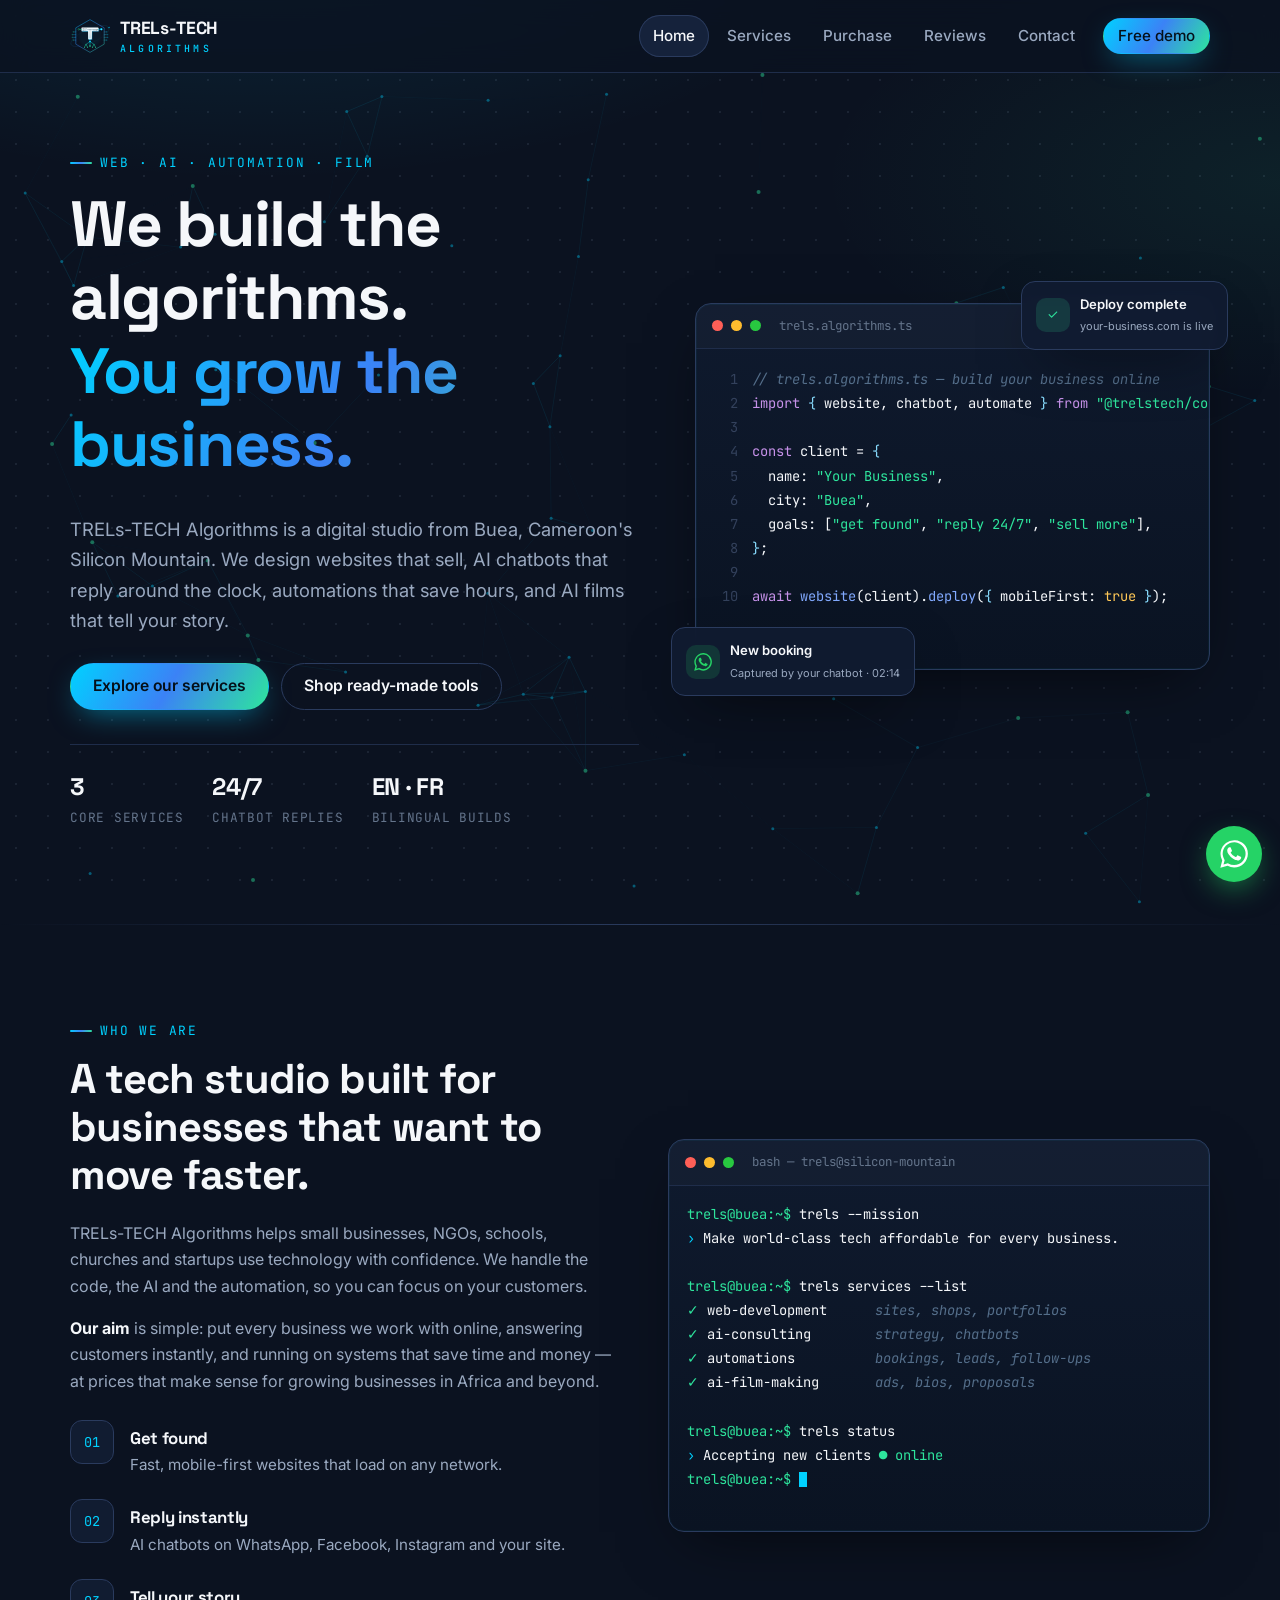
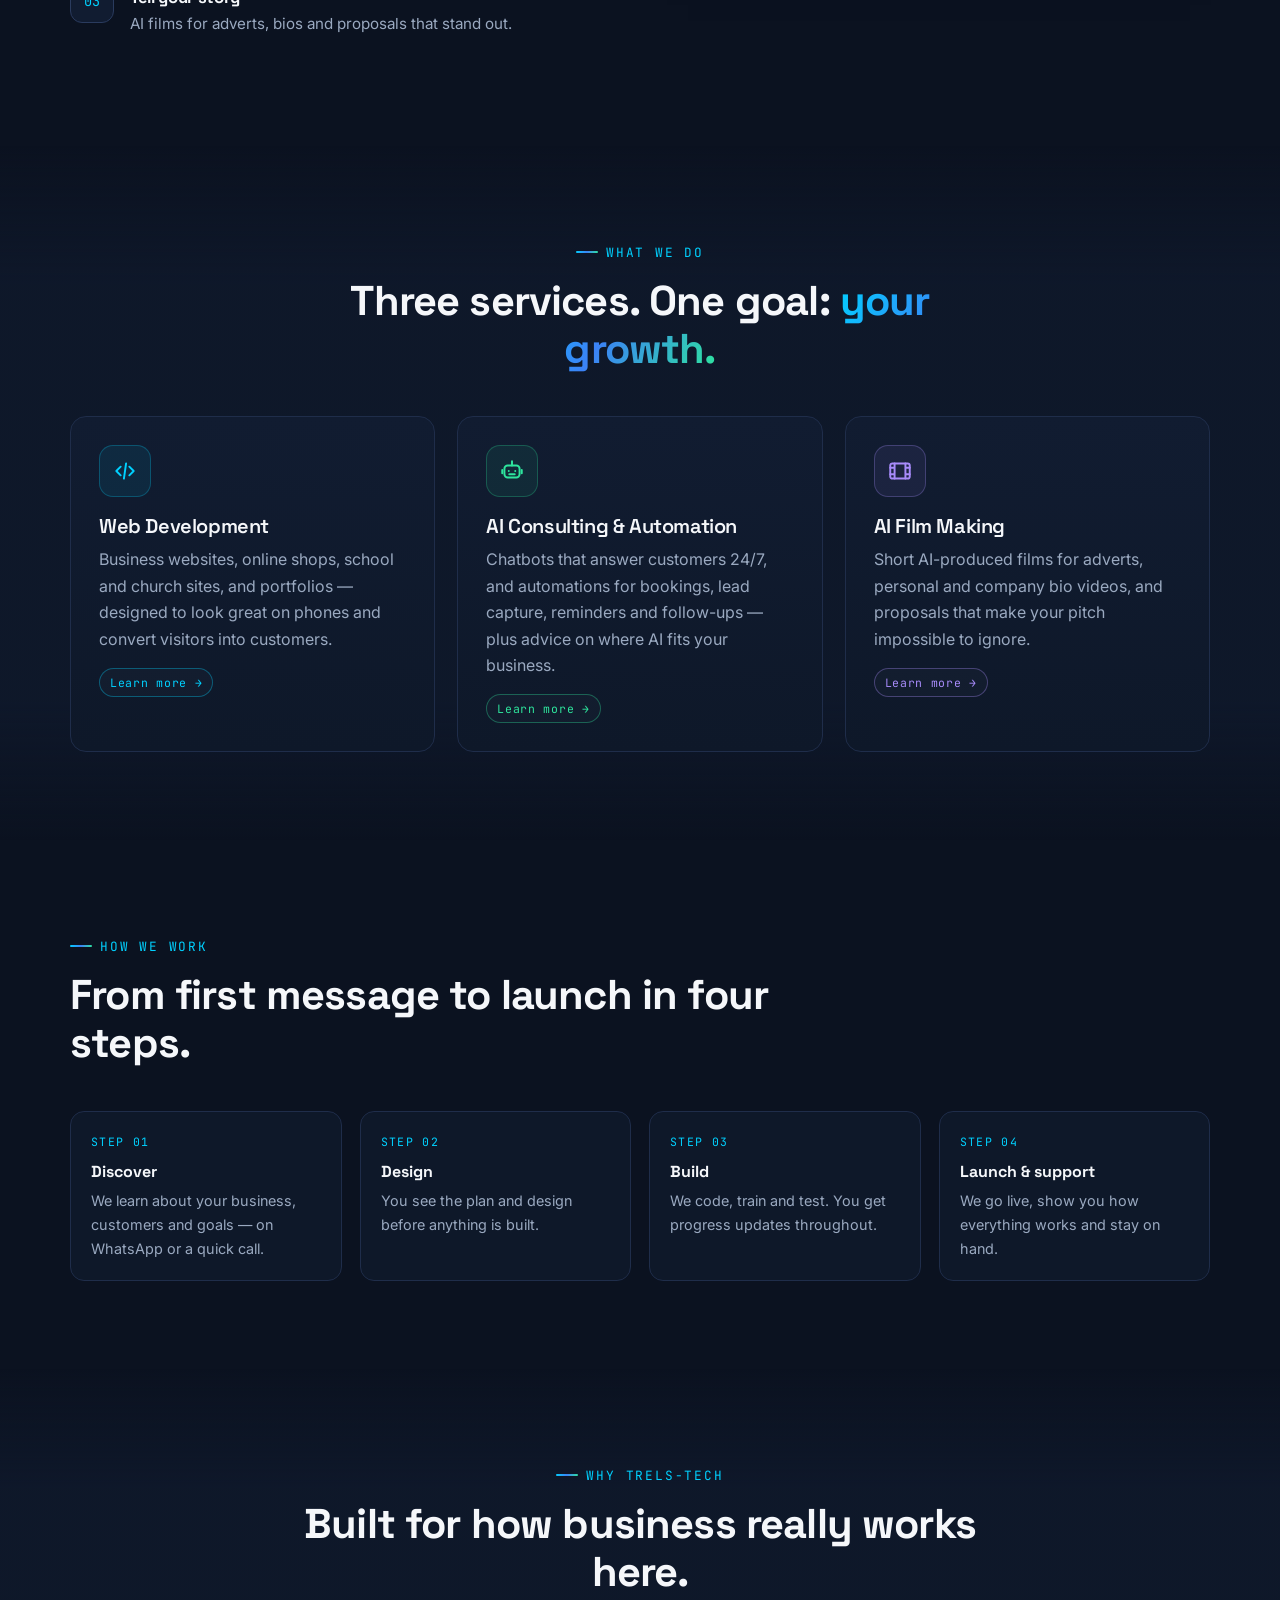
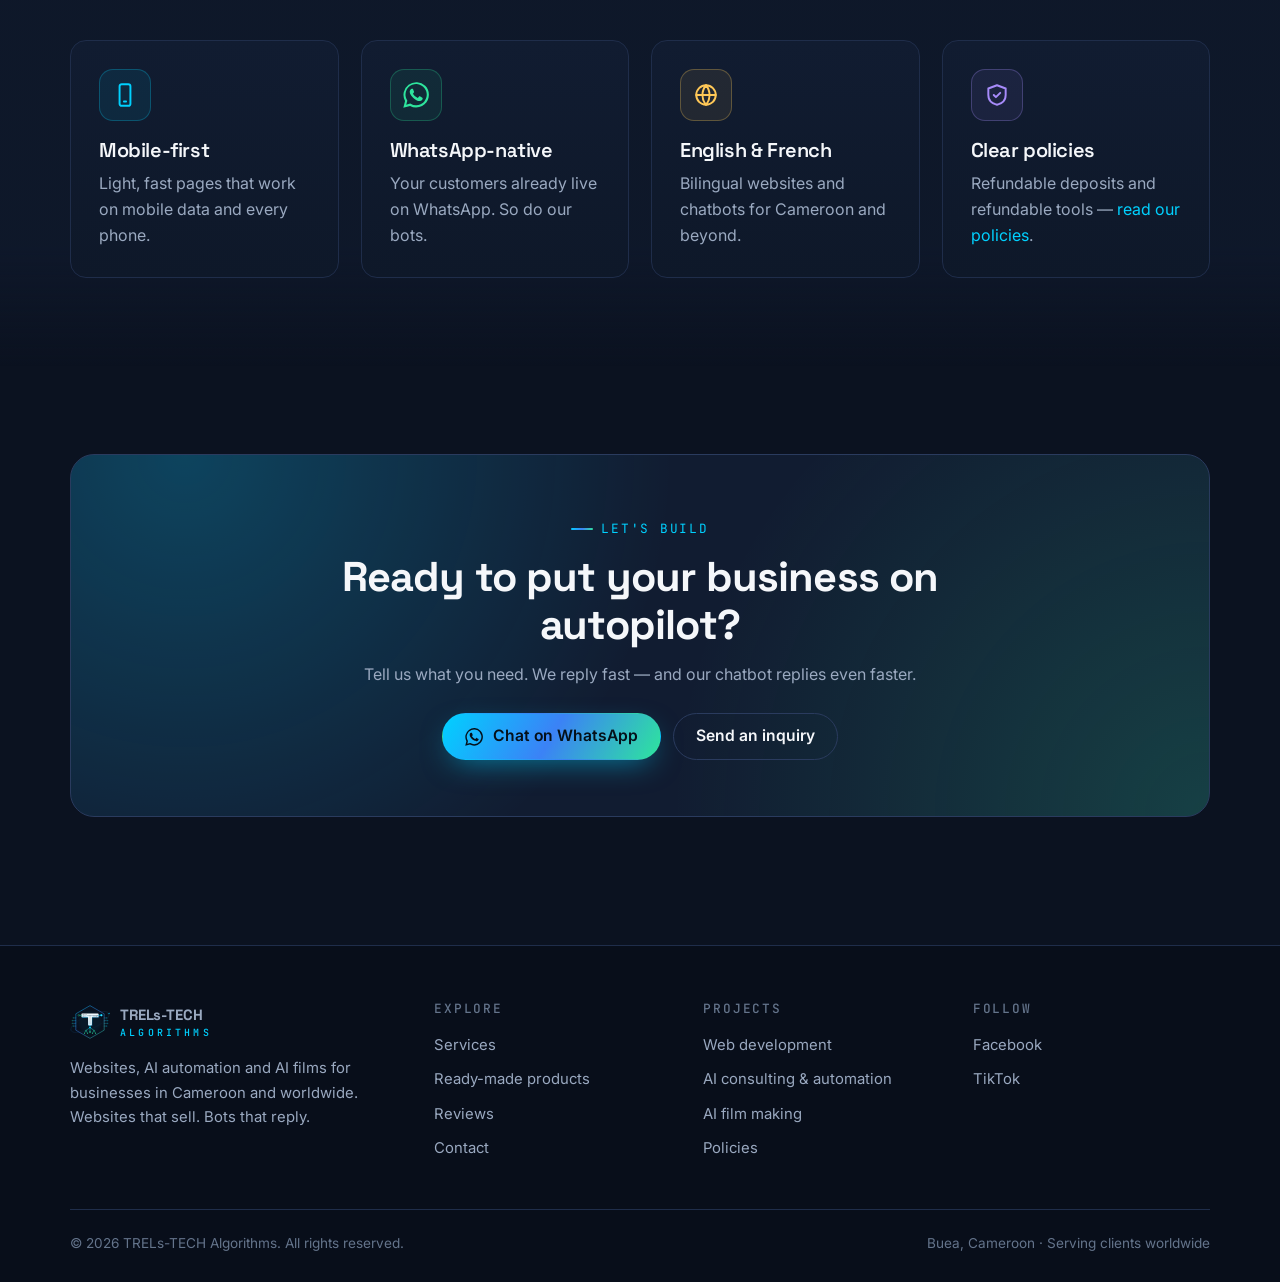
<file: index.html>
<!DOCTYPE html>
<html lang="en">
<head>
<meta charset="utf-8">
<meta name="viewport" content="width=device-width, initial-scale=1">
<title>TRELs-TECH Algorithms | Websites, AI Automation & AI Films</title>
<meta name="description" content="TRELs-TECH Algorithms builds websites, AI chatbots, automations and AI films for businesses in Cameroon and worldwide.">
<meta name="theme-color" content="#0B1220">
<meta property="og:title" content="TRELs-TECH Algorithms | Websites, AI Automation & AI Films">
<meta property="og:description" content="TRELs-TECH Algorithms builds websites, AI chatbots, automations and AI films for businesses in Cameroon and worldwide.">
<meta property="og:type" content="website">
<meta property="og:image" content="assets/img/og-image.png">
<link rel="icon" type="image/png" href="assets/img/favicon.png">
<link rel="apple-touch-icon" href="assets/img/apple-touch-icon.png">
<link rel="preconnect" href="https://fonts.googleapis.com">
<link rel="preconnect" href="https://fonts.gstatic.com" crossorigin>
<link href="https://fonts.googleapis.com/css2?family=Inter:wght@400;500;600&family=JetBrains+Mono:wght@400;500&family=Space+Grotesk:wght@500;600;700&display=swap" rel="stylesheet">
<link rel="stylesheet" href="assets/css/style.css">
</head>
<body>
<a class="skip" href="#main">Skip to content</a>
<div class="bg-grid" aria-hidden="true"></div>
<header class="site-header">
  <nav class="container nav" aria-label="Main">
    <a class="brand" href="index.html" aria-label="TRELs-TECH Algorithms home">
      <img src="assets/img/emblem.svg" alt="" width="40" height="40">
      <span>TRELs-TECH<small>ALGORITHMS</small></span>
    </a>
    <button class="menu-btn" aria-label="Open menu" aria-expanded="false" aria-controls="nav-links"><span></span><span></span><span></span></button>
    <ul class="nav-links" id="nav-links">
      <li><a href="index.html" aria-current="page">Home</a></li><li><a href="services.html">Services</a></li><li><a href="purchase.html">Purchase</a></li><li><a href="reviews.html">Reviews</a></li><li><a href="contact.html">Contact</a></li>
      <li class="nav-cta"><a class="btn btn-primary btn-sm" data-wa href="#" style="color:#051019">Free demo</a></li>
    </ul>
  </nav>
</header>
<main id="main">

<section class="hero">
  <canvas id="net" aria-hidden="true"></canvas>
  <div class="container hero-grid">
    <div>
      <span class="eyebrow">Web · AI · Automation · Film</span>
      <h1>We build the algorithms.<span class="line2 grad-text">You grow the business.</span></h1>
      <p class="lead">TRELs-TECH Algorithms is a digital studio from Buea, Cameroon's Silicon Mountain. We design websites that sell, AI chatbots that reply around the clock, automations that save hours, and AI films that tell your story.</p>
      <div class="hero-actions">
        <a class="btn btn-primary" href="services.html">Explore our services</a>
        <a class="btn btn-ghost" href="purchase.html">Shop ready-made tools</a>
      </div>
      <div class="hero-stats">
        <div><strong>3</strong>Core services</div>
        <div><strong>24/7</strong>Chatbot replies</div>
        <div><strong>EN · FR</strong>Bilingual builds</div>
      </div>
    </div>
    <div class="stack reveal">
      <div class="code-window">
        <div class="cw-bar"><i></i><i></i><i></i><span>trels.algorithms.ts</span></div>
        <div class="cw-body" id="typed-code" data-lines='[&quot;&lt;span class=\&quot;tk-c\&quot;&gt;// trels.algorithms.ts \u2014 build your business online&lt;/span&gt;&quot;, &quot;&lt;span class=\&quot;tk-k\&quot;&gt;import&lt;/span&gt; &lt;span class=\&quot;tk-p\&quot;&gt;{&lt;/span&gt; &lt;span class=\&quot;tk-v\&quot;&gt;website&lt;/span&gt;, &lt;span class=\&quot;tk-v\&quot;&gt;chatbot&lt;/span&gt;, &lt;span class=\&quot;tk-v\&quot;&gt;automate&lt;/span&gt; &lt;span class=\&quot;tk-p\&quot;&gt;}&lt;/span&gt; &lt;span class=\&quot;tk-k\&quot;&gt;from&lt;/span&gt; &lt;span class=\&quot;tk-s\&quot;&gt;\&quot;@trelstech/core\&quot;&lt;/span&gt;;&quot;, &quot;&quot;, &quot;&lt;span class=\&quot;tk-k\&quot;&gt;const&lt;/span&gt; &lt;span class=\&quot;tk-v\&quot;&gt;client&lt;/span&gt; = &lt;span class=\&quot;tk-p\&quot;&gt;{&lt;/span&gt;&quot;, &quot;  &lt;span class=\&quot;tk-v\&quot;&gt;name&lt;/span&gt;: &lt;span class=\&quot;tk-s\&quot;&gt;\&quot;Your Business\&quot;&lt;/span&gt;,&quot;, &quot;  &lt;span class=\&quot;tk-v\&quot;&gt;city&lt;/span&gt;: &lt;span class=\&quot;tk-s\&quot;&gt;\&quot;Buea\&quot;&lt;/span&gt;,&quot;, &quot;  &lt;span class=\&quot;tk-v\&quot;&gt;goals&lt;/span&gt;: [&lt;span class=\&quot;tk-s\&quot;&gt;\&quot;get found\&quot;&lt;/span&gt;, &lt;span class=\&quot;tk-s\&quot;&gt;\&quot;reply 24/7\&quot;&lt;/span&gt;, &lt;span class=\&quot;tk-s\&quot;&gt;\&quot;sell more\&quot;&lt;/span&gt;],&quot;, &quot;&lt;span class=\&quot;tk-p\&quot;&gt;}&lt;/span&gt;;&quot;, &quot;&quot;, &quot;&lt;span class=\&quot;tk-k\&quot;&gt;await&lt;/span&gt; &lt;span class=\&quot;tk-f\&quot;&gt;website&lt;/span&gt;(&lt;span class=\&quot;tk-v\&quot;&gt;client&lt;/span&gt;).&lt;span class=\&quot;tk-f\&quot;&gt;deploy&lt;/span&gt;(&lt;span class=\&quot;tk-p\&quot;&gt;{&lt;/span&gt; &lt;span class=\&quot;tk-v\&quot;&gt;mobileFirst&lt;/span&gt;: &lt;span class=\&quot;tk-n\&quot;&gt;true&lt;/span&gt; &lt;span class=\&quot;tk-p\&quot;&gt;}&lt;/span&gt;);&quot;, &quot;&lt;span class=\&quot;tk-k\&quot;&gt;await&lt;/span&gt; &lt;span class=\&quot;tk-f\&quot;&gt;chatbot&lt;/span&gt;(&lt;span class=\&quot;tk-v\&quot;&gt;client&lt;/span&gt;).&lt;span class=\&quot;tk-f\&quot;&gt;connect&lt;/span&gt;(&lt;span class=\&quot;tk-s\&quot;&gt;\&quot;whatsapp\&quot;&lt;/span&gt;);&quot;, &quot;&lt;span class=\&quot;tk-f\&quot;&gt;automate&lt;/span&gt;(&lt;span class=\&quot;tk-s\&quot;&gt;\&quot;bookings\&quot;&lt;/span&gt;, &lt;span class=\&quot;tk-s\&quot;&gt;\&quot;follow-ups\&quot;&lt;/span&gt;, &lt;span class=\&quot;tk-s\&quot;&gt;\&quot;receipts\&quot;&lt;/span&gt;);&quot;, &quot;&quot;, &quot;&lt;span class=\&quot;tk-t\&quot;&gt;console&lt;/span&gt;.&lt;span class=\&quot;tk-f\&quot;&gt;log&lt;/span&gt;(&lt;span class=\&quot;tk-s\&quot;&gt;\&quot;Business online. Customers answered. \u2713\&quot;&lt;/span&gt;);&quot;]'></div>
      </div>
      <div class="float-card fc-1"><span class="dot" style="background:rgba(46,229,157,.15);color:var(--green)">✓</span><div><b>Deploy complete</b><small>your-business.com is live</small></div></div>
      <div class="float-card fc-2"><span class="dot" style="background:rgba(37,211,102,.15);color:#25D366"><span data-icon="wa" style="width:18px;height:18px;display:block"></span></span><div><b>New booking</b><small>Captured by your chatbot · 02:14</small></div></div>
    </div>
  </div>
</section>

<hr class="divider">

<section id="about">
  <div class="container split">
    <div class="reveal">
      <span class="eyebrow">Who we are</span>
      <h2>A tech studio built for businesses that want to move faster.</h2>
      <p>TRELs-TECH Algorithms helps small businesses, NGOs, schools, churches and startups use technology with confidence. We handle the code, the AI and the automation, so you can focus on your customers.</p>
      <p><b style="color:var(--text)">Our aim</b> is simple: put every business we work with online, answering customers instantly, and running on systems that save time and money — at prices that make sense for growing businesses in Africa and beyond.</p>
      <ol class="num-list" style="margin-top:26px">
        <li><h4>Get found</h4><p>Fast, mobile-first websites that load on any network.</p></li>
        <li><h4>Reply instantly</h4><p>AI chatbots on WhatsApp, Facebook, Instagram and your site.</p></li>
        <li><h4>Tell your story</h4><p>AI films for adverts, bios and proposals that stand out.</p></li>
      </ol>
    </div>
    <div class="reveal">
      <div class="code-window terminal">
        <div class="cw-bar"><i></i><i></i><i></i><span>bash — trels@silicon-mountain</span></div>
        <div class="cw-body mono"><span class="term-line"><span class="pr">trels@buea:~$</span> trels --mission</span><span class="term-line"><span class="info">›</span> Make world-class tech affordable for every business.</span><span class="term-line">&nbsp;</span><span class="term-line"><span class="pr">trels@buea:~$</span> trels services --list</span><span class="term-line"><span class="ok">✓</span> web-development      <span class="tk-c">sites, shops, portfolios</span></span><span class="term-line"><span class="ok">✓</span> ai-consulting        <span class="tk-c">strategy, chatbots</span></span><span class="term-line"><span class="ok">✓</span> automations          <span class="tk-c">bookings, leads, follow-ups</span></span><span class="term-line"><span class="ok">✓</span> ai-film-making       <span class="tk-c">ads, bios, proposals</span></span><span class="term-line">&nbsp;</span><span class="term-line"><span class="pr">trels@buea:~$</span> trels status</span><span class="term-line"><span class="info">›</span> Accepting new clients <span class="ok">● online</span></span><span class="term-line"><span class="pr">trels@buea:~$</span> <span class="caret"></span></span>        </div>
      </div>
    </div>
  </div>
</section>

<section class="band">
  <div class="container">
    <div class="section-head center reveal">
      <span class="eyebrow">What we do</span>
      <h2>Three services. One goal: <span class="grad-text">your growth.</span></h2>
    </div>
    <div class="grid g-3">
      <a class="card glow reveal" href="services.html#web" style="color:inherit;text-decoration:none">
        <div class="icon-box"><svg viewBox="0 0 24 24" fill="none" stroke="currentColor" stroke-width="1.8" stroke-linecap="round" stroke-linejoin="round"><path d="m8 8-4 4 4 4M16 8l4 4-4 4M13 5l-2 14"/></svg></div>
        <h3>Web Development</h3>
        <p>Business websites, online shops, school and church sites, and portfolios — designed to look great on phones and convert visitors into customers.</p>
        <span class="tag cyan">Learn more →</span>
      </a>
      <a class="card glow reveal" href="services.html#ai" style="color:inherit;text-decoration:none">
        <div class="icon-box green"><svg viewBox="0 0 24 24" fill="none" stroke="currentColor" stroke-width="1.8" stroke-linecap="round" stroke-linejoin="round"><rect x="5" y="7" width="14" height="11" rx="3"/><path d="M12 3v4M9 12h.01M15 12h.01M9.5 15h5M3 11v3M21 11v3"/></svg></div>
        <h3>AI Consulting &amp; Automation</h3>
        <p>Chatbots that answer customers 24/7, and automations for bookings, lead capture, reminders and follow-ups — plus advice on where AI fits your business.</p>
        <span class="tag green">Learn more →</span>
      </a>
      <a class="card glow reveal" href="services.html#film" style="color:inherit;text-decoration:none">
        <div class="icon-box violet"><svg viewBox="0 0 24 24" fill="none" stroke="currentColor" stroke-width="1.8" stroke-linecap="round" stroke-linejoin="round"><rect x="3" y="5" width="18" height="14" rx="2"/><path d="M7 5v14M17 5v14M3 9h4M3 15h4M17 9h4M17 15h4"/></svg></div>
        <h3>AI Film Making</h3>
        <p>Short AI-produced films for adverts, personal and company bio videos, and proposals that make your pitch impossible to ignore.</p>
        <span class="tag violet">Learn more →</span>
      </a>
    </div>
  </div>
</section>

<section>
  <div class="container">
    <div class="section-head reveal">
      <span class="eyebrow">How we work</span>
      <h2>From first message to launch in four steps.</h2>
    </div>
    <div class="steps reveal">
      <div><b>Discover</b><p>We learn about your business, customers and goals — on WhatsApp or a quick call.</p></div>
      <div><b>Design</b><p>You see the plan and design before anything is built.</p></div>
      <div><b>Build</b><p>We code, train and test. You get progress updates throughout.</p></div>
      <div><b>Launch &amp; support</b><p>We go live, show you how everything works and stay on hand.</p></div>
    </div>
  </div>
</section>

<section class="band">
  <div class="container">
    <div class="section-head center reveal">
      <span class="eyebrow">Why TRELs-TECH</span>
      <h2>Built for how business really works here.</h2>
    </div>
    <div class="grid g-4">
      <div class="card reveal"><div class="icon-box"><svg viewBox="0 0 24 24" fill="none" stroke="currentColor" stroke-width="1.8" stroke-linecap="round" stroke-linejoin="round"><rect x="7" y="2" width="10" height="20" rx="2"/><path d="M11 18h2"/></svg></div><h3>Mobile-first</h3><p>Light, fast pages that work on mobile data and every phone.</p></div>
      <div class="card reveal"><div class="icon-box green"><span data-icon="wa"></span></div><h3>WhatsApp-native</h3><p>Your customers already live on WhatsApp. So do our bots.</p></div>
      <div class="card reveal"><div class="icon-box amber"><svg viewBox="0 0 24 24" fill="none" stroke="currentColor" stroke-width="1.8" stroke-linecap="round" stroke-linejoin="round"><circle cx="12" cy="12" r="9"/><path d="M3 12h18M12 3a14 14 0 0 1 0 18M12 3a14 14 0 0 0 0 18"/></svg></div><h3>English &amp; French</h3><p>Bilingual websites and chatbots for Cameroon and beyond.</p></div>
      <div class="card reveal"><div class="icon-box violet"><svg viewBox="0 0 24 24" fill="none" stroke="currentColor" stroke-width="1.8" stroke-linecap="round" stroke-linejoin="round"><path d="M12 3 4 6v6c0 5 3.5 8 8 9 4.5-1 8-4 8-9V6l-8-3Z"/><path d="m9 12 2 2 4-4"/></svg></div><h3>Clear policies</h3><p>Refundable deposits and refundable tools — <a href="contact.html#policies">read our policies</a>.</p></div>
    </div>
  </div>
</section>
<section><div class="container"><div class="cta reveal">
  <span class="eyebrow">Let's build</span>
  <h2>Ready to put your business on autopilot?</h2>
  <p>Tell us what you need. We reply fast — and our chatbot replies even faster.</p>
  <div class="hero-actions">
    <a class="btn btn-primary" data-wa href="#"><span data-icon="wa" style="display:inline-flex;width:18px;height:18px"></span>Chat on WhatsApp</a>
    <a class="btn btn-ghost" href="contact.html">Send an inquiry</a>
  </div>
</div></div></section>
</main>
<footer class="site-footer">
  <div class="container">
    <div class="foot-grid">
      <div>
        <a class="brand" href="index.html"><img src="assets/img/emblem.svg" alt="" width="40" height="40"><span>TRELs-TECH<small>ALGORITHMS</small></span></a>
        <p style="margin-top:14px;max-width:320px;font-size:.93rem">Websites, AI automation and AI films for businesses in Cameroon and worldwide. Websites that sell. Bots that reply.</p>
      </div>
      <div><h4>Explore</h4><ul>
        <li><a href="services.html">Services</a></li>
        <li><a href="purchase.html">Ready-made products</a></li>
        <li><a href="reviews.html">Reviews</a></li>
        <li><a href="contact.html">Contact</a></li>
      </ul></div>
      <div><h4>Projects</h4><ul>
        <li><a href="projects/web-development.html">Web development</a></li>
        <li><a href="projects/ai-automation.html">AI consulting &amp; automation</a></li>
        <li><a href="projects/ai-film.html">AI film making</a></li>
        <li><a href="contact.html#policies">Policies</a></li>
      </ul></div>
      <div><h4>Follow</h4><ul data-socials data-list></ul></div>
    </div>
    <div class="foot-bottom">
      <span>&copy; <span data-year></span> TRELs-TECH Algorithms. All rights reserved.</span>
      <span data-location></span>
    </div>
  </div>
</footer>
<a class="wa-float" data-wa href="#" aria-label="Chat with us on WhatsApp"><span data-icon="wa"></span></a>
<script src="assets/js/config.js"></script>
<script src="assets/js/main.js"></script>
</body>
</html>
</file>
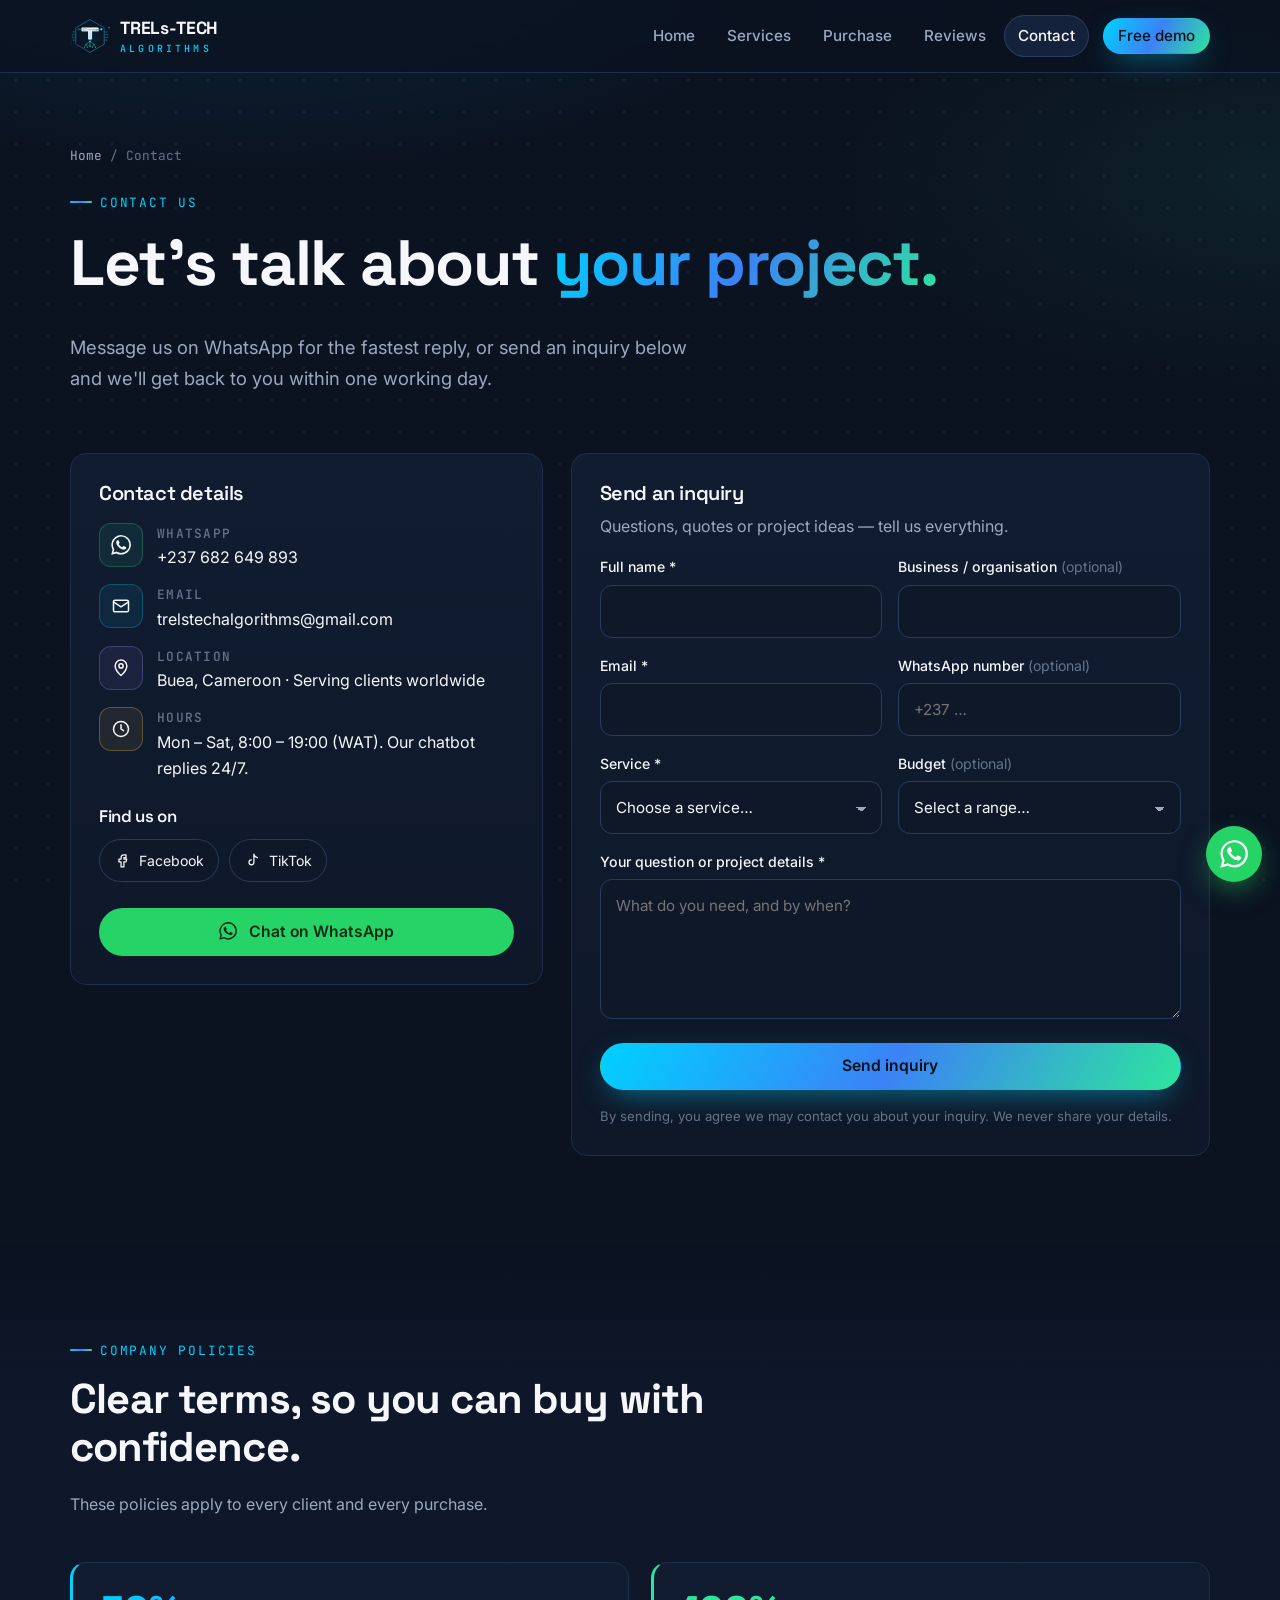
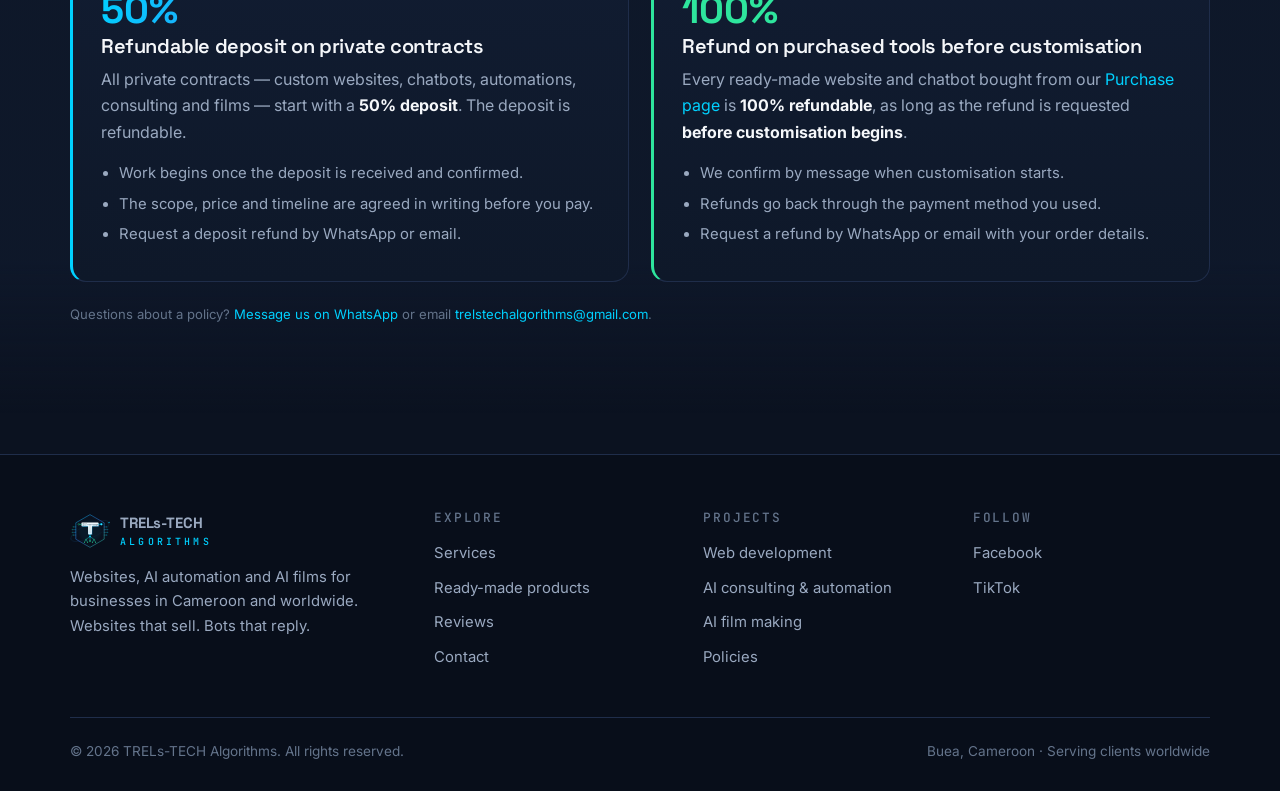
<file: contact.html>
<!DOCTYPE html>
<html lang="en">
<head>
<meta charset="utf-8">
<meta name="viewport" content="width=device-width, initial-scale=1">
<title>Contact & Policies | TRELs-TECH Algorithms</title>
<meta name="description" content="Contact TRELs-TECH Algorithms on WhatsApp, email or social media, send an inquiry, and read our policies.">
<meta name="theme-color" content="#0B1220">
<meta property="og:title" content="Contact & Policies | TRELs-TECH Algorithms">
<meta property="og:description" content="Contact TRELs-TECH Algorithms on WhatsApp, email or social media, send an inquiry, and read our policies.">
<meta property="og:type" content="website">
<meta property="og:image" content="assets/img/og-image.png">
<link rel="icon" type="image/png" href="assets/img/favicon.png">
<link rel="apple-touch-icon" href="assets/img/apple-touch-icon.png">
<link rel="preconnect" href="https://fonts.googleapis.com">
<link rel="preconnect" href="https://fonts.gstatic.com" crossorigin>
<link href="https://fonts.googleapis.com/css2?family=Inter:wght@400;500;600&family=JetBrains+Mono:wght@400;500&family=Space+Grotesk:wght@500;600;700&display=swap" rel="stylesheet">
<link rel="stylesheet" href="assets/css/style.css">
</head>
<body>
<a class="skip" href="#main">Skip to content</a>
<div class="bg-grid" aria-hidden="true"></div>
<header class="site-header">
  <nav class="container nav" aria-label="Main">
    <a class="brand" href="index.html" aria-label="TRELs-TECH Algorithms home">
      <img src="assets/img/emblem.svg" alt="" width="40" height="40">
      <span>TRELs-TECH<small>ALGORITHMS</small></span>
    </a>
    <button class="menu-btn" aria-label="Open menu" aria-expanded="false" aria-controls="nav-links"><span></span><span></span><span></span></button>
    <ul class="nav-links" id="nav-links">
      <li><a href="index.html">Home</a></li><li><a href="services.html">Services</a></li><li><a href="purchase.html">Purchase</a></li><li><a href="reviews.html">Reviews</a></li><li><a href="contact.html" aria-current="page">Contact</a></li>
      <li class="nav-cta"><a class="btn btn-primary btn-sm" data-wa href="#" style="color:#051019">Free demo</a></li>
    </ul>
  </nav>
</header>
<main id="main">

<section class="page-hero">
  <div class="container">
    <div class="breadcrumb"><a href="index.html">Home</a> / Contact</div>
    <span class="eyebrow">Contact us</span>
    <h1>Let's talk about <span class="grad-text">your project.</span></h1>
    <p class="lead">Message us on WhatsApp for the fastest reply, or send an inquiry below and we'll get back to you within one working day.</p>
  </div>
</section>

<section style="padding-top:20px">
  <div class="container contact-grid">
    <aside class="card reveal">
      <h3>Contact details</h3>
      <ul class="info-list" style="margin:18px 0 26px">
        <li><span class="icon-box green"><span data-icon="wa"></span></span><div><b>WhatsApp</b><a data-wa href="#"><span data-wa-display></span></a></div></li>
        <li><span class="icon-box"><span data-icon="mail"></span></span><div><b>Email</b><a data-email href="#"></a></div></li>
        <li><span class="icon-box violet"><span data-icon="pin"></span></span><div><b>Location</b><span data-location></span></div></li>
        <li><span class="icon-box amber"><span data-icon="clock"></span></span><div><b>Hours</b><span data-hours></span></div></li>
      </ul>
      <h3 style="font-size:1.05rem">Find us on</h3>
      <div class="socials" data-socials style="margin-top:12px"></div>
      <a class="btn btn-wa btn-block" data-wa href="#" style="margin-top:26px"><span data-icon="wa" style="width:20px;height:20px;display:inline-flex"></span>Chat on WhatsApp</a>
    </aside>

    <div class="card reveal">
      <h3>Send an inquiry</h3>
      <p>Questions, quotes or project ideas — tell us everything.</p>
      <form class="form" name="inquiry" method="POST" action="/thanks.html" data-netlify="true" netlify-honeypot="bot-field">
        <input type="hidden" name="form-name" value="inquiry">
        <p class="hidden"><label>Don't fill this in: <input name="bot-field"></label></p>
        <div class="form-row">
          <div class="field"><label for="name">Full name *</label><input id="name" name="name" autocomplete="name" required></div>
          <div class="field"><label for="business">Business / organisation <span class="opt">(optional)</span></label><input id="business" name="business" autocomplete="organization"></div>
        </div>
        <div class="form-row">
          <div class="field"><label for="email">Email *</label><input id="email" name="email" type="email" autocomplete="email" required></div>
          <div class="field"><label for="phone">WhatsApp number <span class="opt">(optional)</span></label><input id="phone" name="whatsapp" type="tel" autocomplete="tel" placeholder="+237 …"></div>
        </div>
        <div class="form-row">
          <div class="field"><label for="service">Service *</label>
            <select id="service" name="service" required>
              <option value="">Choose a service…</option>
              <option>Web development</option>
              <option>AI consulting &amp; chatbots</option>
              <option>Automations</option>
              <option>AI film making</option>
              <option>Ready-made website or chatbot</option>
              <option>Something else</option>
            </select></div>
          <div class="field"><label for="budget">Budget <span class="opt">(optional)</span></label>
            <select id="budget" name="budget">
              <option value="">Select a range…</option>
              <option>Under 50,000 FCFA</option>
              <option>50,000 – 150,000 FCFA</option>
              <option>150,000 – 400,000 FCFA</option>
              <option>Over 400,000 FCFA</option>
              <option>Not sure yet</option>
            </select></div>
        </div>
        <div class="field"><label for="message">Your question or project details *</label><textarea id="message" name="message" required placeholder="What do you need, and by when?"></textarea></div>
        <button class="btn btn-primary" type="submit">Send inquiry</button>
        <p class="form-note">By sending, you agree we may contact you about your inquiry. We never share your details.</p>
      </form>
    </div>
  </div>
</section>

<section id="policies" class="band">
  <div class="container">
    <div class="section-head reveal">
      <span class="eyebrow">Company policies</span>
      <h2>Clear terms, so you can buy with confidence.</h2>
      <p>These policies apply to every client and every purchase.</p>
    </div>
    <div class="grid g-2">
      <article class="card policy reveal">
        <div class="big grad-text">50%</div>
        <h3>Refundable deposit on private contracts</h3>
        <p>All private contracts — custom websites, chatbots, automations, consulting and films — start with a <b style="color:var(--text)">50% deposit</b>. The deposit is refundable.</p>
        <ul>
          <li>Work begins once the deposit is received and confirmed.</li>
          <li>The scope, price and timeline are agreed in writing before you pay.</li>
          <li>Request a deposit refund by WhatsApp or email.</li>
        </ul>
      </article>
      <article class="card policy green reveal">
        <div class="big" style="color:var(--green)">100%</div>
        <h3>Refund on purchased tools before customisation</h3>
        <p>Every ready-made website and chatbot bought from our <a href="purchase.html">Purchase page</a> is <b style="color:var(--text)">100% refundable</b>, as long as the refund is requested <b style="color:var(--text)">before customisation begins</b>.</p>
        <ul>
          <li>We confirm by message when customisation starts.</li>
          <li>Refunds go back through the payment method you used.</li>
          <li>Request a refund by WhatsApp or email with your order details.</li>
        </ul>
      </article>
    </div>
    <p class="form-note reveal" style="margin-top:22px">Questions about a policy? <a data-wa href="#">Message us on WhatsApp</a> or email <a data-email href="#"></a>.</p>
  </div>
</section>
</main>
<footer class="site-footer">
  <div class="container">
    <div class="foot-grid">
      <div>
        <a class="brand" href="index.html"><img src="assets/img/emblem.svg" alt="" width="40" height="40"><span>TRELs-TECH<small>ALGORITHMS</small></span></a>
        <p style="margin-top:14px;max-width:320px;font-size:.93rem">Websites, AI automation and AI films for businesses in Cameroon and worldwide. Websites that sell. Bots that reply.</p>
      </div>
      <div><h4>Explore</h4><ul>
        <li><a href="services.html">Services</a></li>
        <li><a href="purchase.html">Ready-made products</a></li>
        <li><a href="reviews.html">Reviews</a></li>
        <li><a href="contact.html">Contact</a></li>
      </ul></div>
      <div><h4>Projects</h4><ul>
        <li><a href="projects/web-development.html">Web development</a></li>
        <li><a href="projects/ai-automation.html">AI consulting &amp; automation</a></li>
        <li><a href="projects/ai-film.html">AI film making</a></li>
        <li><a href="contact.html#policies">Policies</a></li>
      </ul></div>
      <div><h4>Follow</h4><ul data-socials data-list></ul></div>
    </div>
    <div class="foot-bottom">
      <span>&copy; <span data-year></span> TRELs-TECH Algorithms. All rights reserved.</span>
      <span data-location></span>
    </div>
  </div>
</footer>
<a class="wa-float" data-wa href="#" aria-label="Chat with us on WhatsApp"><span data-icon="wa"></span></a>
<script src="assets/js/config.js"></script>
<script src="assets/js/main.js"></script>
</body>
</html>
</file>
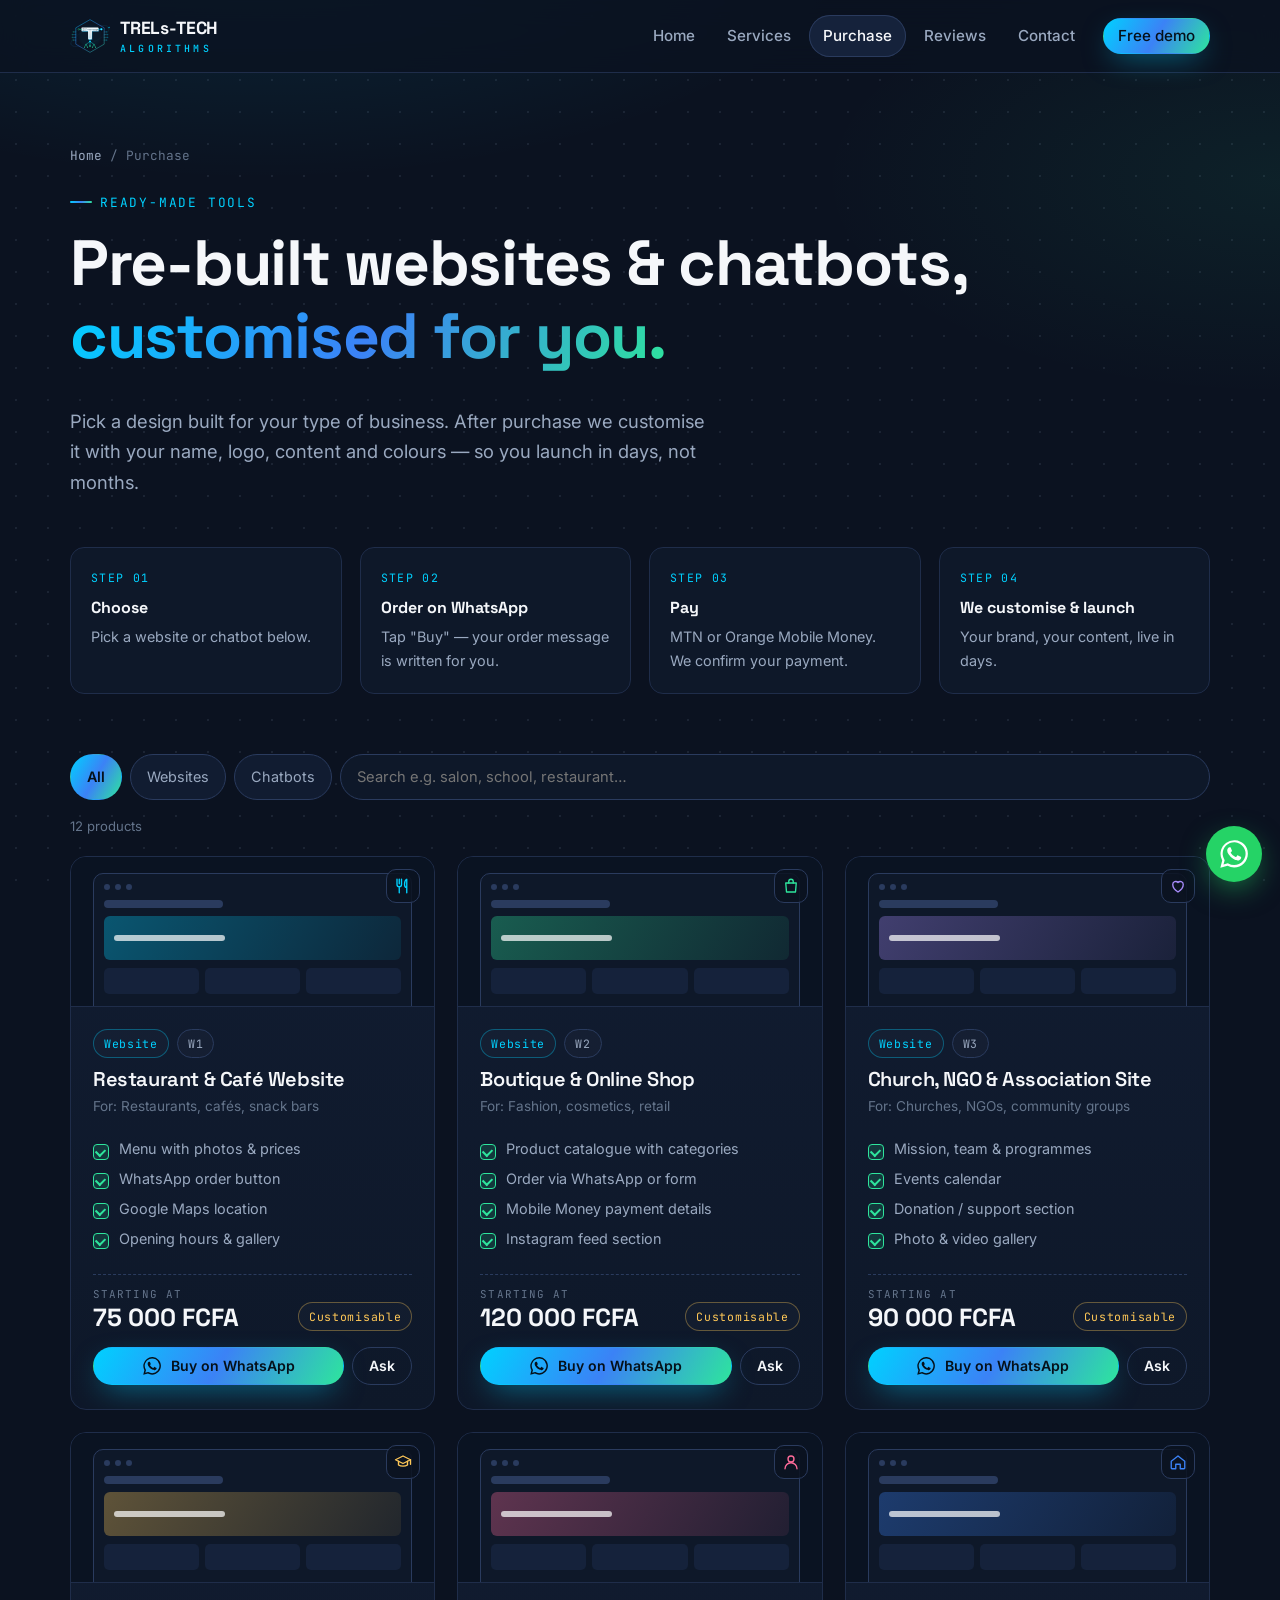
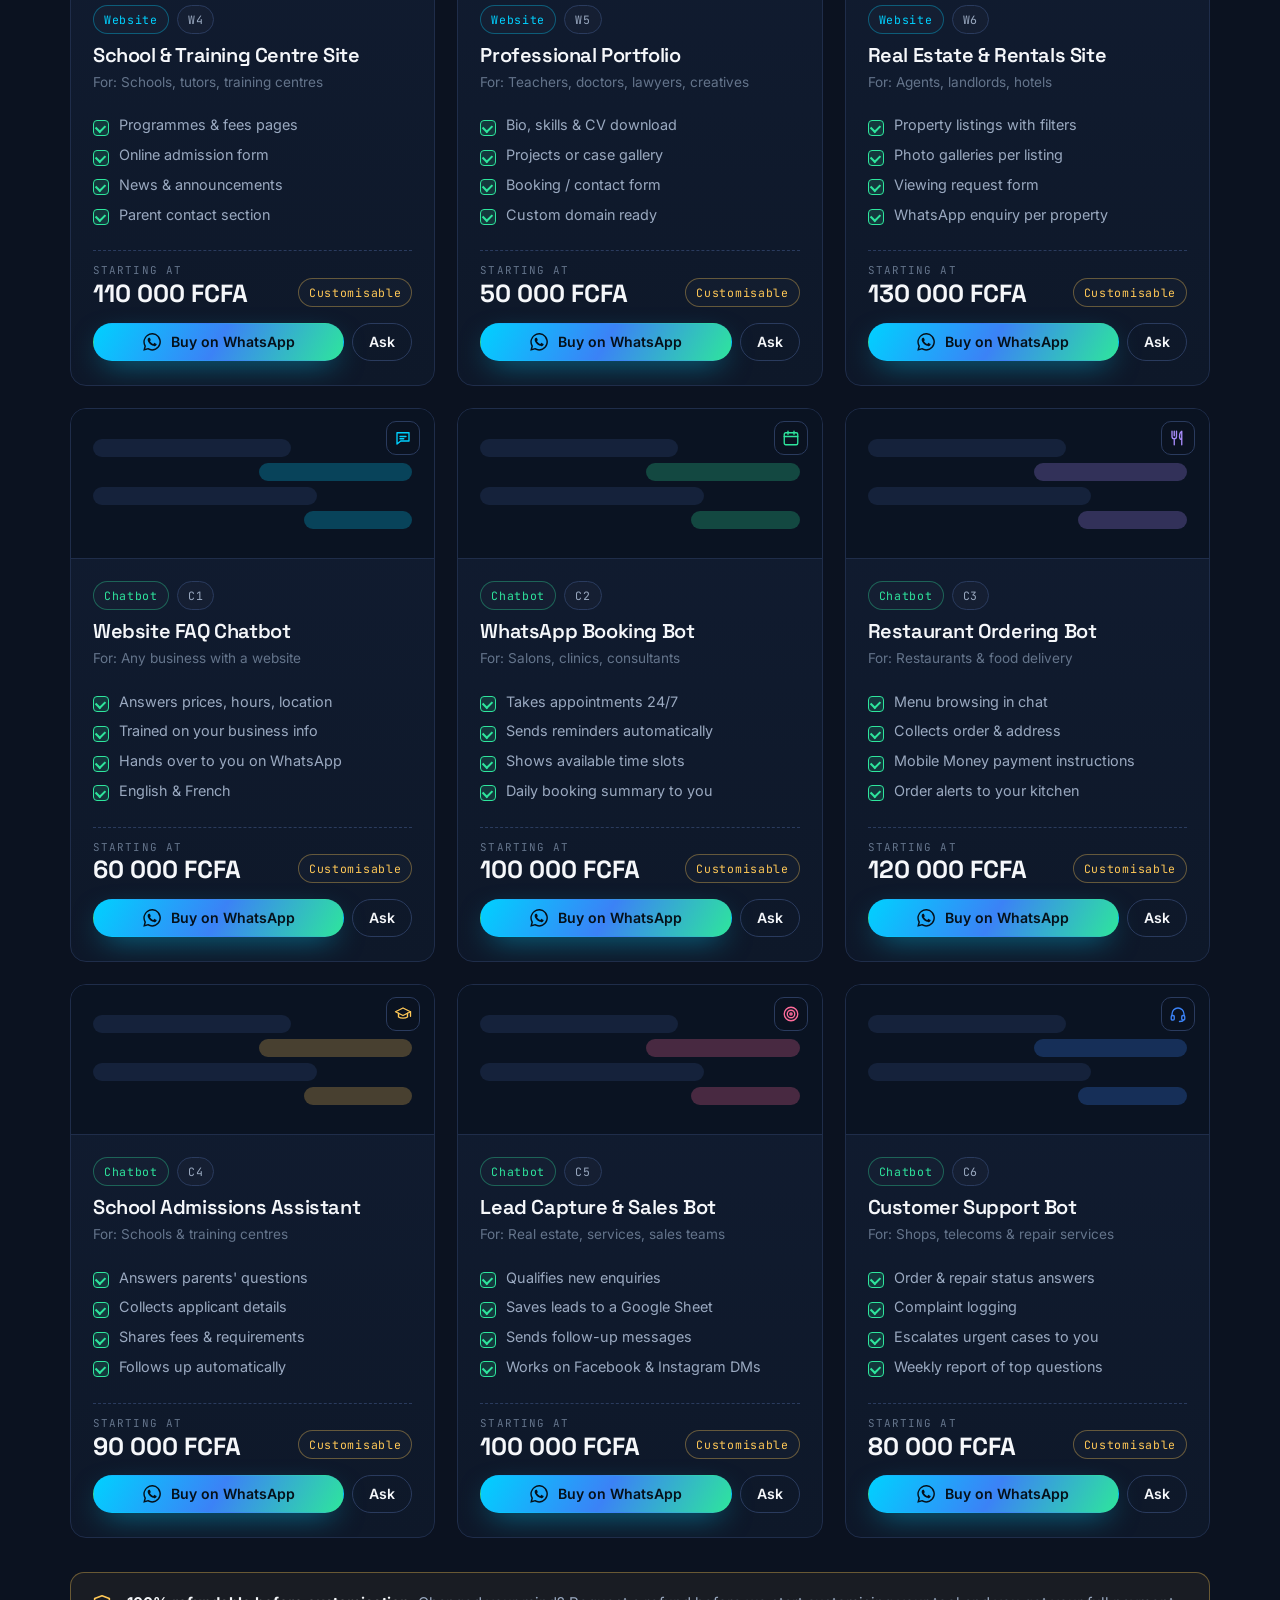
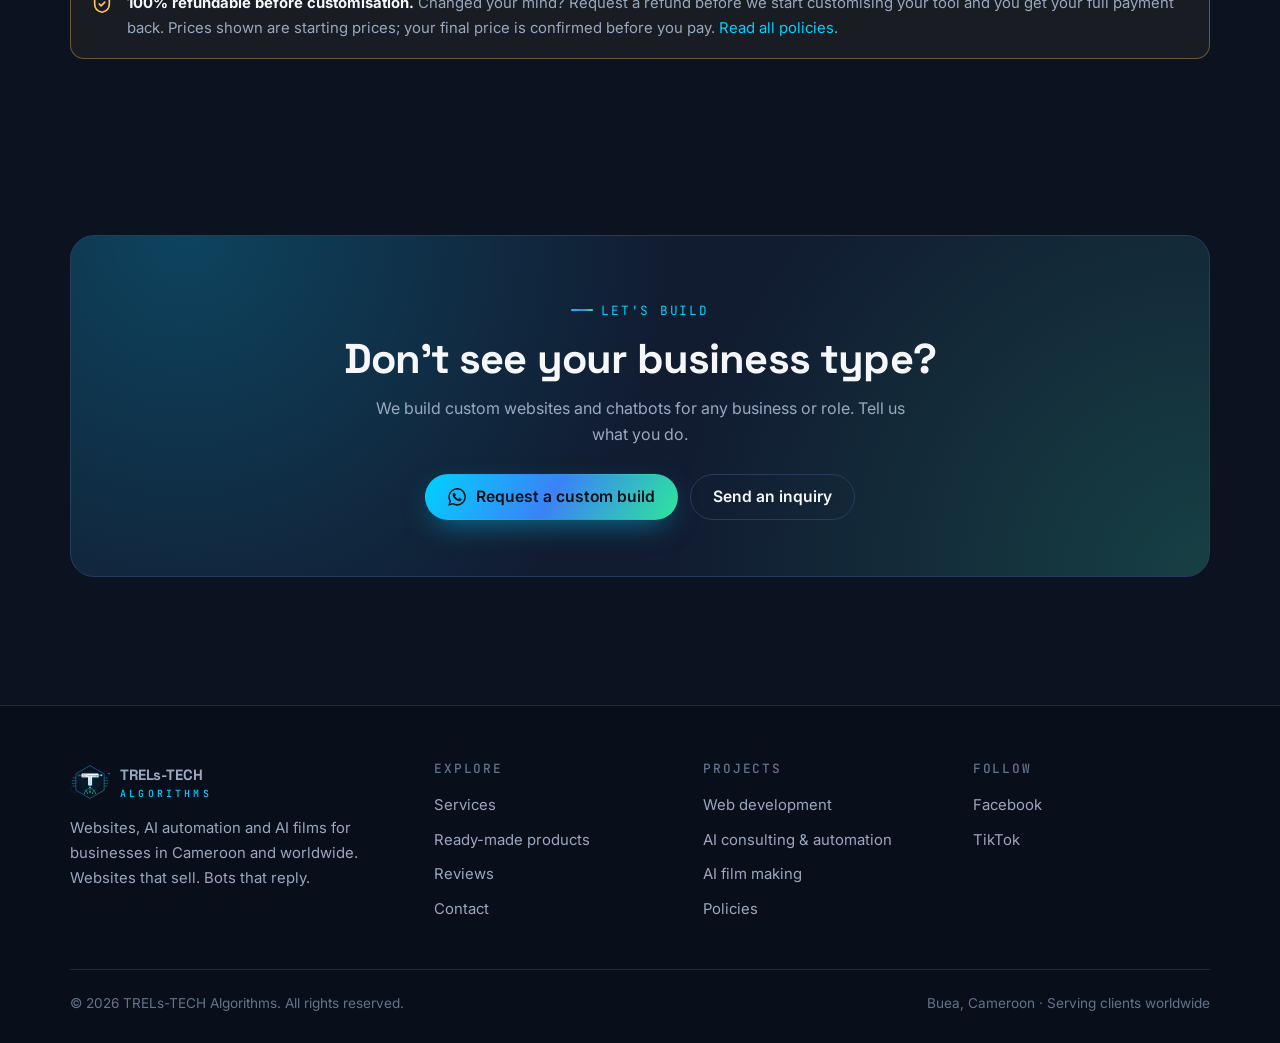
<file: purchase.html>
<!DOCTYPE html>
<html lang="en">
<head>
<meta charset="utf-8">
<meta name="viewport" content="width=device-width, initial-scale=1">
<title>Purchase Ready-Made Websites & Chatbots | TRELs-TECH Algorithms</title>
<meta name="description" content="Pre-built websites and chatbots for different businesses and roles, customised for you after purchase.">
<meta name="theme-color" content="#0B1220">
<meta property="og:title" content="Purchase Ready-Made Websites & Chatbots | TRELs-TECH Algorithms">
<meta property="og:description" content="Pre-built websites and chatbots for different businesses and roles, customised for you after purchase.">
<meta property="og:type" content="website">
<meta property="og:image" content="assets/img/og-image.png">
<link rel="icon" type="image/png" href="assets/img/favicon.png">
<link rel="apple-touch-icon" href="assets/img/apple-touch-icon.png">
<link rel="preconnect" href="https://fonts.googleapis.com">
<link rel="preconnect" href="https://fonts.gstatic.com" crossorigin>
<link href="https://fonts.googleapis.com/css2?family=Inter:wght@400;500;600&family=JetBrains+Mono:wght@400;500&family=Space+Grotesk:wght@500;600;700&display=swap" rel="stylesheet">
<link rel="stylesheet" href="assets/css/style.css">
</head>
<body>
<a class="skip" href="#main">Skip to content</a>
<div class="bg-grid" aria-hidden="true"></div>
<header class="site-header">
  <nav class="container nav" aria-label="Main">
    <a class="brand" href="index.html" aria-label="TRELs-TECH Algorithms home">
      <img src="assets/img/emblem.svg" alt="" width="40" height="40">
      <span>TRELs-TECH<small>ALGORITHMS</small></span>
    </a>
    <button class="menu-btn" aria-label="Open menu" aria-expanded="false" aria-controls="nav-links"><span></span><span></span><span></span></button>
    <ul class="nav-links" id="nav-links">
      <li><a href="index.html">Home</a></li><li><a href="services.html">Services</a></li><li><a href="purchase.html" aria-current="page">Purchase</a></li><li><a href="reviews.html">Reviews</a></li><li><a href="contact.html">Contact</a></li>
      <li class="nav-cta"><a class="btn btn-primary btn-sm" data-wa href="#" style="color:#051019">Free demo</a></li>
    </ul>
  </nav>
</header>
<main id="main">

<section class="page-hero">
  <div class="container">
    <div class="breadcrumb"><a href="index.html">Home</a> / Purchase</div>
    <span class="eyebrow">Ready-made tools</span>
    <h1>Pre-built websites &amp; chatbots, <span class="grad-text">customised for you.</span></h1>
    <p class="lead">Pick a design built for your type of business. After purchase we customise it with your name, logo, content and colours — so you launch in days, not months.</p>
  </div>
</section>

<section style="padding-top:10px;padding-bottom:40px">
  <div class="container">
    <div class="steps reveal">
      <div><b>Choose</b><p>Pick a website or chatbot below.</p></div>
      <div><b>Order on WhatsApp</b><p>Tap "Buy" — your order message is written for you.</p></div>
      <div><b>Pay</b><p>MTN or Orange Mobile Money. We confirm your payment.</p></div>
      <div><b>We customise &amp; launch</b><p>Your brand, your content, live in days.</p></div>
    </div>
  </div>
</section>

<section style="padding-top:20px" id="catalogue">
  <div class="container">
    <div class="filters" role="group" aria-label="Filter products">
      <button class="chip" data-filter="all" aria-pressed="true">All</button>
      <button class="chip" data-filter="website" aria-pressed="false" id="websites">Websites</button>
      <button class="chip" data-filter="chatbot" aria-pressed="false" id="chatbots">Chatbots</button>
      <input class="search" id="product-search" type="search" placeholder="Search e.g. salon, school, restaurant…" aria-label="Search products">
    </div>
    <p class="form-note" id="product-count" style="margin:-12px 0 18px"></p>
    <div class="grid g-3" id="product-grid"></div>

    <div class="notice reveal" style="margin-top:34px">
      <svg viewBox="0 0 24 24" fill="none" stroke="currentColor" stroke-width="1.8" stroke-linecap="round" stroke-linejoin="round"><path d="M12 3 4 6v6c0 5 3.5 8 8 9 4.5-1 8-4 8-9V6l-8-3Z"/><path d="m9 12 2 2 4-4"/></svg>
      <div><b>100% refundable before customisation.</b> Changed your mind? Request a refund before we start customising your tool and you get your full payment back. Prices shown are starting prices; your final price is confirmed before you pay. <a href="contact.html#policies">Read all policies</a>.</div>
    </div>
  </div>
</section>
<section><div class="container"><div class="cta reveal">
  <span class="eyebrow">Let's build</span>
  <h2>Don't see your business type?</h2>
  <p>We build custom websites and chatbots for any business or role. Tell us what you do.</p>
  <div class="hero-actions">
    <a class="btn btn-primary" data-wa="Hello TRELs-TECH Algorithms! I'd like a custom build for my business: " href="#"><span data-icon="wa" style="display:inline-flex;width:18px;height:18px"></span>Request a custom build</a>
    <a class="btn btn-ghost" href="contact.html">Send an inquiry</a>
  </div>
</div></div></section>
</main>
<footer class="site-footer">
  <div class="container">
    <div class="foot-grid">
      <div>
        <a class="brand" href="index.html"><img src="assets/img/emblem.svg" alt="" width="40" height="40"><span>TRELs-TECH<small>ALGORITHMS</small></span></a>
        <p style="margin-top:14px;max-width:320px;font-size:.93rem">Websites, AI automation and AI films for businesses in Cameroon and worldwide. Websites that sell. Bots that reply.</p>
      </div>
      <div><h4>Explore</h4><ul>
        <li><a href="services.html">Services</a></li>
        <li><a href="purchase.html">Ready-made products</a></li>
        <li><a href="reviews.html">Reviews</a></li>
        <li><a href="contact.html">Contact</a></li>
      </ul></div>
      <div><h4>Projects</h4><ul>
        <li><a href="projects/web-development.html">Web development</a></li>
        <li><a href="projects/ai-automation.html">AI consulting &amp; automation</a></li>
        <li><a href="projects/ai-film.html">AI film making</a></li>
        <li><a href="contact.html#policies">Policies</a></li>
      </ul></div>
      <div><h4>Follow</h4><ul data-socials data-list></ul></div>
    </div>
    <div class="foot-bottom">
      <span>&copy; <span data-year></span> TRELs-TECH Algorithms. All rights reserved.</span>
      <span data-location></span>
    </div>
  </div>
</footer>
<a class="wa-float" data-wa href="#" aria-label="Chat with us on WhatsApp"><span data-icon="wa"></span></a>
<script src="assets/js/config.js"></script>
<script src="assets/js/main.js"></script>
</body>
</html>
</file>
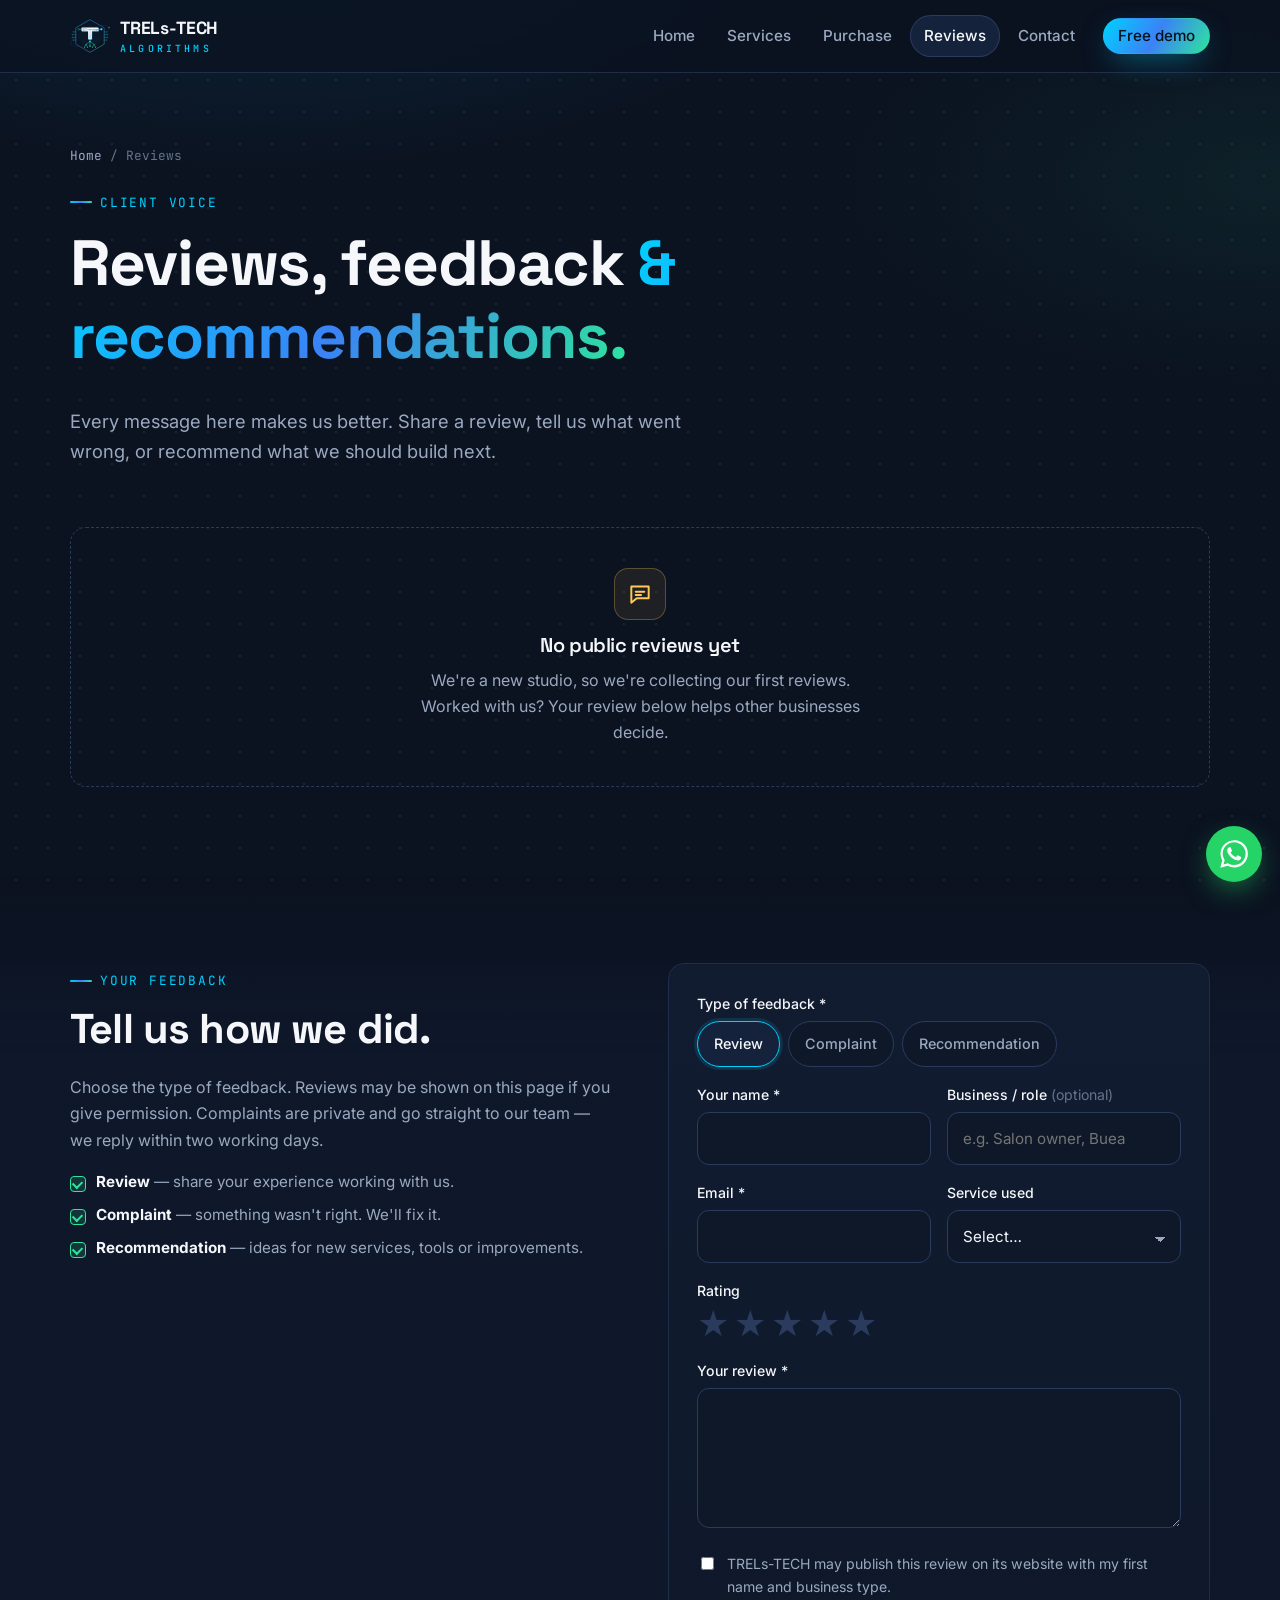
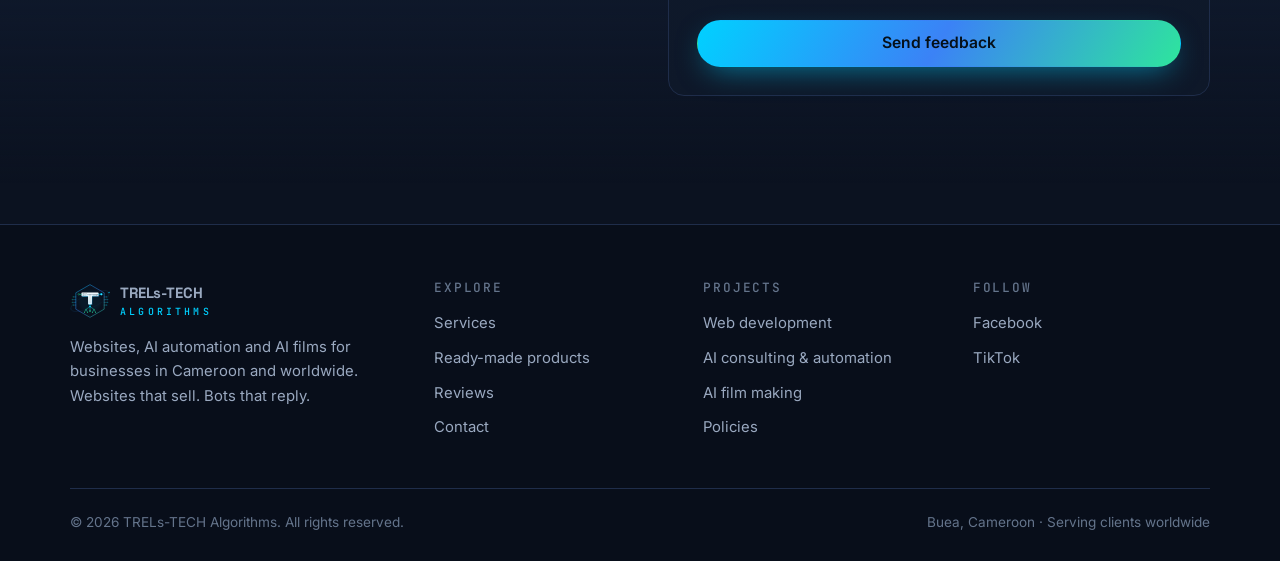
<file: reviews.html>
<!DOCTYPE html>
<html lang="en">
<head>
<meta charset="utf-8">
<meta name="viewport" content="width=device-width, initial-scale=1">
<title>Client Reviews & Feedback | TRELs-TECH Algorithms</title>
<meta name="description" content="Read client reviews and share feedback, complaints or recommendations with TRELs-TECH Algorithms.">
<meta name="theme-color" content="#0B1220">
<meta property="og:title" content="Client Reviews & Feedback | TRELs-TECH Algorithms">
<meta property="og:description" content="Read client reviews and share feedback, complaints or recommendations with TRELs-TECH Algorithms.">
<meta property="og:type" content="website">
<meta property="og:image" content="assets/img/og-image.png">
<link rel="icon" type="image/png" href="assets/img/favicon.png">
<link rel="apple-touch-icon" href="assets/img/apple-touch-icon.png">
<link rel="preconnect" href="https://fonts.googleapis.com">
<link rel="preconnect" href="https://fonts.gstatic.com" crossorigin>
<link href="https://fonts.googleapis.com/css2?family=Inter:wght@400;500;600&family=JetBrains+Mono:wght@400;500&family=Space+Grotesk:wght@500;600;700&display=swap" rel="stylesheet">
<link rel="stylesheet" href="assets/css/style.css">
</head>
<body>
<a class="skip" href="#main">Skip to content</a>
<div class="bg-grid" aria-hidden="true"></div>
<header class="site-header">
  <nav class="container nav" aria-label="Main">
    <a class="brand" href="index.html" aria-label="TRELs-TECH Algorithms home">
      <img src="assets/img/emblem.svg" alt="" width="40" height="40">
      <span>TRELs-TECH<small>ALGORITHMS</small></span>
    </a>
    <button class="menu-btn" aria-label="Open menu" aria-expanded="false" aria-controls="nav-links"><span></span><span></span><span></span></button>
    <ul class="nav-links" id="nav-links">
      <li><a href="index.html">Home</a></li><li><a href="services.html">Services</a></li><li><a href="purchase.html">Purchase</a></li><li><a href="reviews.html" aria-current="page">Reviews</a></li><li><a href="contact.html">Contact</a></li>
      <li class="nav-cta"><a class="btn btn-primary btn-sm" data-wa href="#" style="color:#051019">Free demo</a></li>
    </ul>
  </nav>
</header>
<main id="main">

<section class="page-hero">
  <div class="container">
    <div class="breadcrumb"><a href="index.html">Home</a> / Reviews</div>
    <span class="eyebrow">Client voice</span>
    <h1>Reviews, feedback <span class="grad-text">&amp; recommendations.</span></h1>
    <p class="lead">Every message here makes us better. Share a review, tell us what went wrong, or recommend what we should build next.</p>
  </div>
</section>

<section style="padding-top:20px">
  <div class="container">
    <div class="grid g-3" id="review-list"></div>
  </div>
</section>

<section class="band" id="feedback">
  <div class="container split" style="align-items:start">
    <div class="reveal">
      <span class="eyebrow">Your feedback</span>
      <h2>Tell us how we did.</h2>
      <p>Choose the type of feedback. Reviews may be shown on this page if you give permission. Complaints are private and go straight to our team — we reply within two working days.</p>
      <ul class="ticks">
        <li><b style="color:var(--text)">Review</b> — share your experience working with us.</li>
        <li><b style="color:var(--text)">Complaint</b> — something wasn't right. We'll fix it.</li>
        <li><b style="color:var(--text)">Recommendation</b> — ideas for new services, tools or improvements.</li>
      </ul>
    </div>
    <div class="card reveal">
      <form class="form" name="feedback" method="POST" action="/thanks.html" data-netlify="true" netlify-honeypot="bot-field">
        <input type="hidden" name="form-name" value="feedback">
        <p class="hidden"><label>Don't fill this in: <input name="bot-field"></label></p>
        <div class="field">
          <label>Type of feedback *</label>
          <div class="seg">
            <input type="radio" id="t-review" name="feedback_type" value="Review" checked><label for="t-review">Review</label>
            <input type="radio" id="t-complaint" name="feedback_type" value="Complaint"><label for="t-complaint">Complaint</label>
            <input type="radio" id="t-rec" name="feedback_type" value="Recommendation"><label for="t-rec">Recommendation</label>
          </div>
        </div>
        <div class="form-row">
          <div class="field"><label for="r-name">Your name *</label><input id="r-name" name="name" autocomplete="name" required></div>
          <div class="field"><label for="r-business">Business / role <span class="opt">(optional)</span></label><input id="r-business" name="business" placeholder="e.g. Salon owner, Buea"></div>
        </div>
        <div class="form-row">
          <div class="field"><label for="r-email">Email *</label><input id="r-email" name="email" type="email" autocomplete="email" required></div>
          <div class="field"><label for="r-service">Service used</label>
            <select id="r-service" name="service">
              <option value="">Select…</option>
              <option>Web development</option><option>AI chatbot</option><option>Automation</option>
              <option>AI consulting</option><option>AI film</option><option>Ready-made website</option><option>Ready-made chatbot</option><option>Not a client yet</option>
            </select></div>
        </div>
        <div class="field" id="rating-field">
          <label>Rating</label>
          <div class="stars" role="radiogroup" aria-label="Rating out of 5">
            <input type="radio" id="s5" name="rating" value="5"><label for="s5" title="5 stars">★</label>
            <input type="radio" id="s4" name="rating" value="4"><label for="s4" title="4 stars">★</label>
            <input type="radio" id="s3" name="rating" value="3"><label for="s3" title="3 stars">★</label>
            <input type="radio" id="s2" name="rating" value="2"><label for="s2" title="2 stars">★</label>
            <input type="radio" id="s1" name="rating" value="1"><label for="s1" title="1 star">★</label>
          </div>
        </div>
        <div class="field"><label for="r-msg" id="msg-label">Your review *</label><textarea id="r-msg" name="message" required></textarea></div>
        <div class="field" id="consent-field">
          <label style="display:flex;gap:10px;align-items:flex-start;font-weight:400;color:var(--muted)"><input type="checkbox" name="publish_permission" value="yes" style="width:auto;margin-top:5px"> TRELs-TECH may publish this review on its website with my first name and business type.</label>
        </div>
        <button class="btn btn-primary" type="submit">Send feedback</button>
      </form>
    </div>
  </div>
</section>
</main>
<footer class="site-footer">
  <div class="container">
    <div class="foot-grid">
      <div>
        <a class="brand" href="index.html"><img src="assets/img/emblem.svg" alt="" width="40" height="40"><span>TRELs-TECH<small>ALGORITHMS</small></span></a>
        <p style="margin-top:14px;max-width:320px;font-size:.93rem">Websites, AI automation and AI films for businesses in Cameroon and worldwide. Websites that sell. Bots that reply.</p>
      </div>
      <div><h4>Explore</h4><ul>
        <li><a href="services.html">Services</a></li>
        <li><a href="purchase.html">Ready-made products</a></li>
        <li><a href="reviews.html">Reviews</a></li>
        <li><a href="contact.html">Contact</a></li>
      </ul></div>
      <div><h4>Projects</h4><ul>
        <li><a href="projects/web-development.html">Web development</a></li>
        <li><a href="projects/ai-automation.html">AI consulting &amp; automation</a></li>
        <li><a href="projects/ai-film.html">AI film making</a></li>
        <li><a href="contact.html#policies">Policies</a></li>
      </ul></div>
      <div><h4>Follow</h4><ul data-socials data-list></ul></div>
    </div>
    <div class="foot-bottom">
      <span>&copy; <span data-year></span> TRELs-TECH Algorithms. All rights reserved.</span>
      <span data-location></span>
    </div>
  </div>
</footer>
<a class="wa-float" data-wa href="#" aria-label="Chat with us on WhatsApp"><span data-icon="wa"></span></a>
<script src="assets/js/config.js"></script>
<script src="assets/js/main.js"></script>
</body>
</html>
</file>
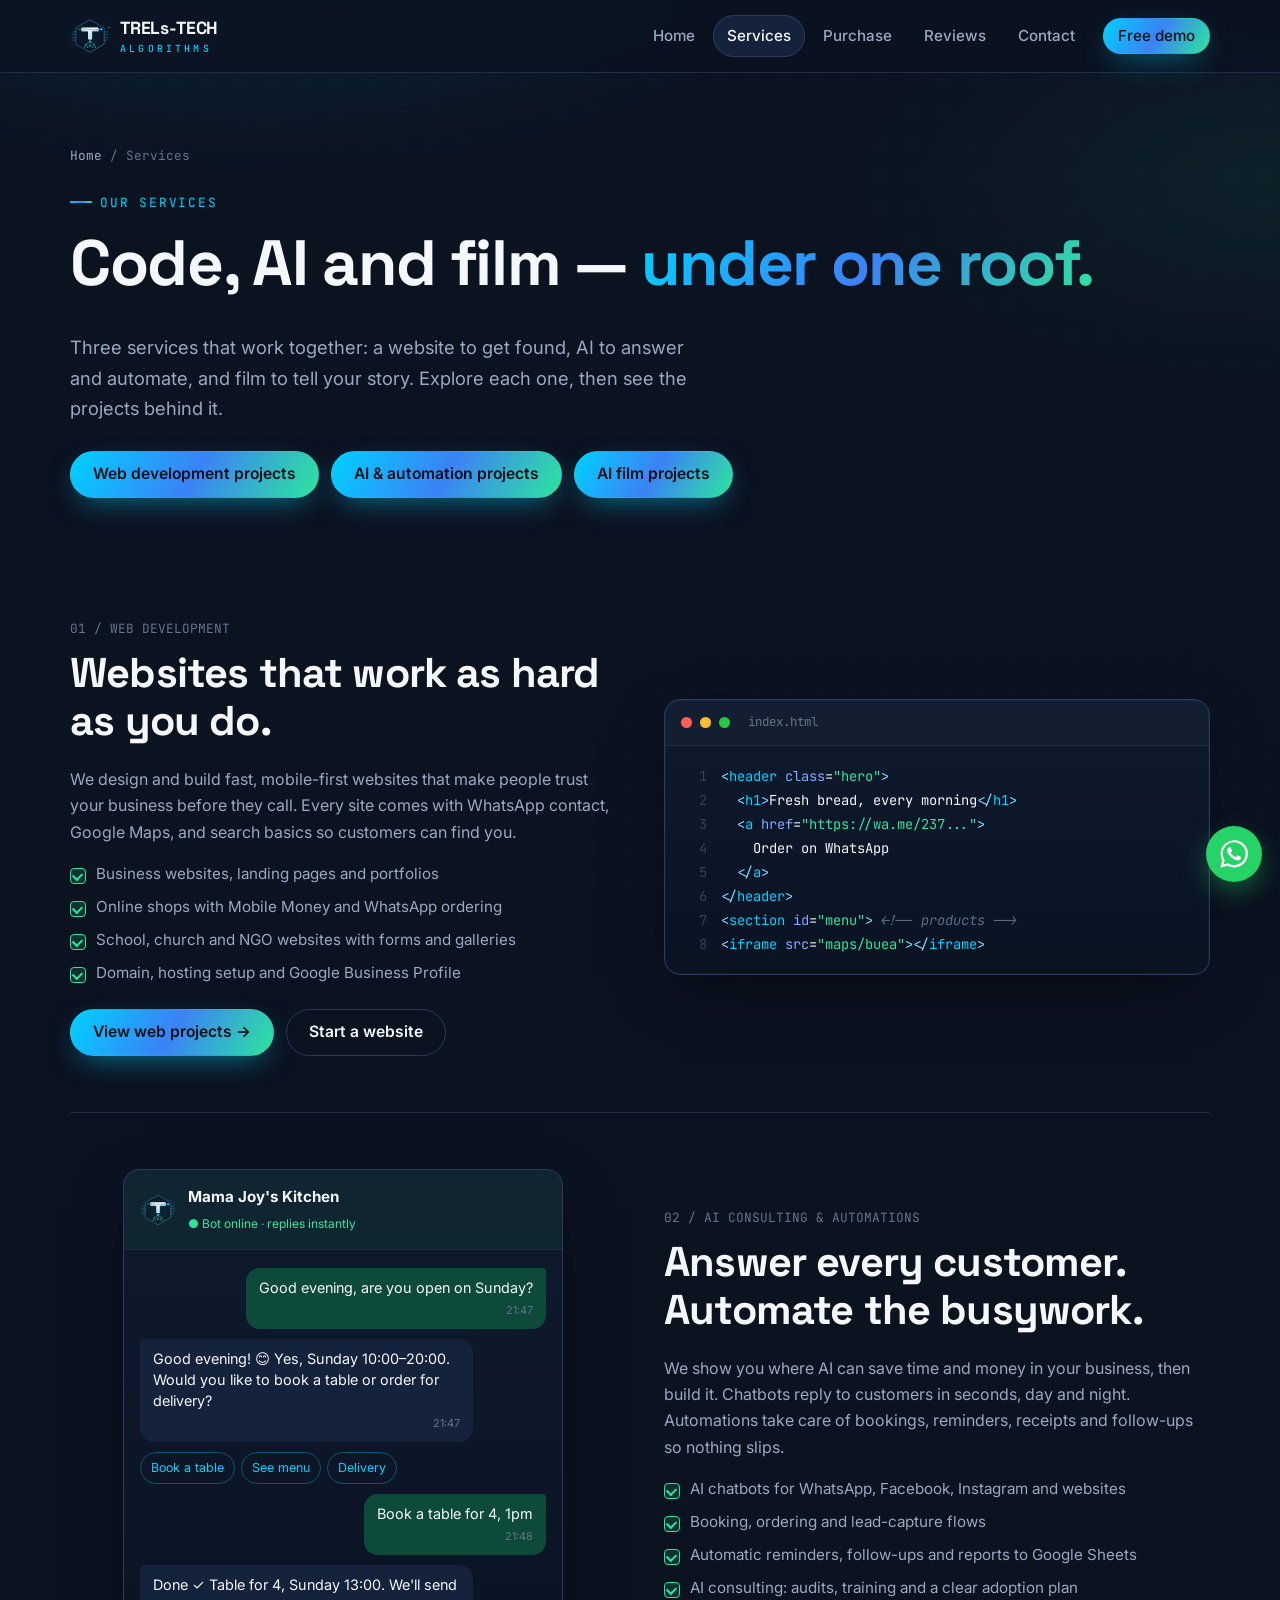
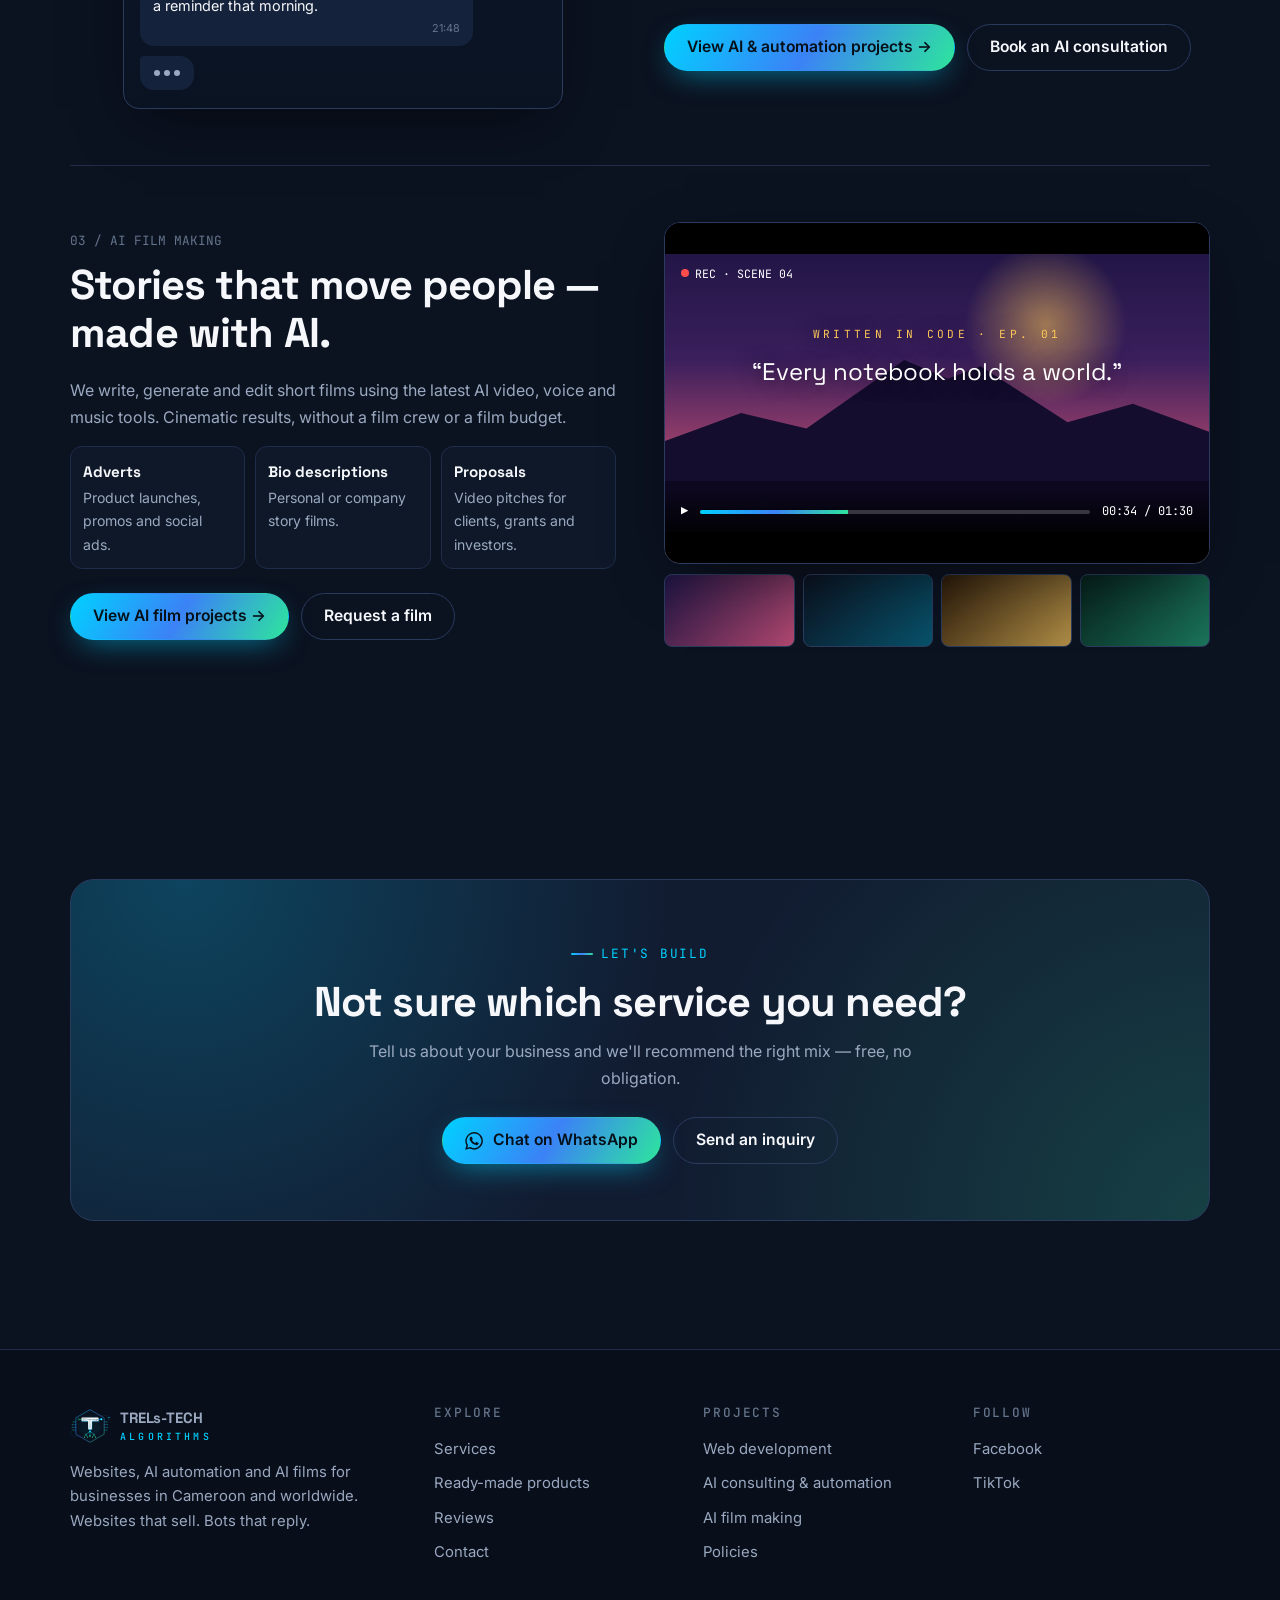
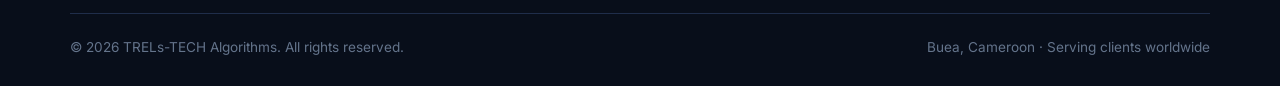
<file: services.html>
<!DOCTYPE html>
<html lang="en">
<head>
<meta charset="utf-8">
<meta name="viewport" content="width=device-width, initial-scale=1">
<title>Services | TRELs-TECH Algorithms</title>
<meta name="description" content="Web development, AI consulting & automation, and AI film making for adverts, bios and proposals.">
<meta name="theme-color" content="#0B1220">
<meta property="og:title" content="Services | TRELs-TECH Algorithms">
<meta property="og:description" content="Web development, AI consulting & automation, and AI film making for adverts, bios and proposals.">
<meta property="og:type" content="website">
<meta property="og:image" content="assets/img/og-image.png">
<link rel="icon" type="image/png" href="assets/img/favicon.png">
<link rel="apple-touch-icon" href="assets/img/apple-touch-icon.png">
<link rel="preconnect" href="https://fonts.googleapis.com">
<link rel="preconnect" href="https://fonts.gstatic.com" crossorigin>
<link href="https://fonts.googleapis.com/css2?family=Inter:wght@400;500;600&family=JetBrains+Mono:wght@400;500&family=Space+Grotesk:wght@500;600;700&display=swap" rel="stylesheet">
<link rel="stylesheet" href="assets/css/style.css">
</head>
<body>
<a class="skip" href="#main">Skip to content</a>
<div class="bg-grid" aria-hidden="true"></div>
<header class="site-header">
  <nav class="container nav" aria-label="Main">
    <a class="brand" href="index.html" aria-label="TRELs-TECH Algorithms home">
      <img src="assets/img/emblem.svg" alt="" width="40" height="40">
      <span>TRELs-TECH<small>ALGORITHMS</small></span>
    </a>
    <button class="menu-btn" aria-label="Open menu" aria-expanded="false" aria-controls="nav-links"><span></span><span></span><span></span></button>
    <ul class="nav-links" id="nav-links">
      <li><a href="index.html">Home</a></li><li><a href="services.html" aria-current="page">Services</a></li><li><a href="purchase.html">Purchase</a></li><li><a href="reviews.html">Reviews</a></li><li><a href="contact.html">Contact</a></li>
      <li class="nav-cta"><a class="btn btn-primary btn-sm" data-wa href="#" style="color:#051019">Free demo</a></li>
    </ul>
  </nav>
</header>
<main id="main">

<section class="page-hero">
  <div class="container">
    <div class="breadcrumb"><a href="index.html">Home</a> / Services</div>
    <span class="eyebrow">Our services</span>
    <h1>Code, AI and film — <span class="grad-text">under one roof.</span></h1>
    <p class="lead">Three services that work together: a website to get found, AI to answer and automate, and film to tell your story. Explore each one, then see the projects behind it.</p>
    <div class="hero-actions" style="margin-bottom:0">
      <a class="btn btn-primary" href="projects/web-development.html">Web development projects</a>
      <a class="btn btn-primary" href="projects/ai-automation.html">AI &amp; automation projects</a>
      <a class="btn btn-primary" href="projects/ai-film.html">AI film projects</a>
    </div>
  </div>
</section>

<section style="padding-top:24px">
  <div class="container">

    <div class="service-row" id="web">
      <div class="reveal">
        <div class="kicker">01 / WEB DEVELOPMENT</div>
        <h2>Websites that work as hard as you do.</h2>
        <p>We design and build fast, mobile-first websites that make people trust your business before they call. Every site comes with WhatsApp contact, Google Maps, and search basics so customers can find you.</p>
        <ul class="ticks">
          <li>Business websites, landing pages and portfolios</li>
          <li>Online shops with Mobile Money and WhatsApp ordering</li>
          <li>School, church and NGO websites with forms and galleries</li>
          <li>Domain, hosting setup and Google Business Profile</li>
        </ul>
        <div class="actions">
          <a class="btn btn-primary" href="projects/web-development.html">View web projects →</a>
          <a class="btn btn-ghost" href="contact.html?service=Web">Start a website</a>
        </div>
      </div>
      <div class="service-visual reveal">
        <div class="code-window">
          <div class="cw-bar"><i></i><i></i><i></i><span>index.html</span></div>
          <div class="cw-body" style="min-height:0"><span class="cw-line"><span class="tk-p">&lt;</span><span class="tk-t">header</span> <span class="tk-f">class</span>=<span class="tk-s">"hero"</span><span class="tk-p">&gt;</span></span><span class="cw-line">  <span class="tk-p">&lt;</span><span class="tk-t">h1</span><span class="tk-p">&gt;</span><span class="tk-v">Fresh bread, every morning</span><span class="tk-p">&lt;/</span><span class="tk-t">h1</span><span class="tk-p">&gt;</span></span><span class="cw-line">  <span class="tk-p">&lt;</span><span class="tk-t">a</span> <span class="tk-f">href</span>=<span class="tk-s">"https://wa.me/237..."</span><span class="tk-p">&gt;</span></span><span class="cw-line">    <span class="tk-v">Order on WhatsApp</span></span><span class="cw-line">  <span class="tk-p">&lt;/</span><span class="tk-t">a</span><span class="tk-p">&gt;</span></span><span class="cw-line"><span class="tk-p">&lt;/</span><span class="tk-t">header</span><span class="tk-p">&gt;</span></span><span class="cw-line"><span class="tk-p">&lt;</span><span class="tk-t">section</span> <span class="tk-f">id</span>=<span class="tk-s">"menu"</span><span class="tk-p">&gt;</span> <span class="tk-c">&lt;!-- products --&gt;</span></span><span class="cw-line"><span class="tk-p">&lt;</span><span class="tk-t">iframe</span> <span class="tk-f">src</span>=<span class="tk-s">"maps/buea"</span><span class="tk-p">&gt;&lt;/</span><span class="tk-t">iframe</span><span class="tk-p">&gt;</span></span></div>
        </div>
      </div>
    </div>

    <div class="service-row rev" id="ai">
      <div class="reveal">
        <div class="kicker">02 / AI CONSULTING &amp; AUTOMATIONS</div>
        <h2>Answer every customer. Automate the busywork.</h2>
        <p>We show you where AI can save time and money in your business, then build it. Chatbots reply to customers in seconds, day and night. Automations take care of bookings, reminders, receipts and follow-ups so nothing slips.</p>
        <ul class="ticks">
          <li>AI chatbots for WhatsApp, Facebook, Instagram and websites</li>
          <li>Booking, ordering and lead-capture flows</li>
          <li>Automatic reminders, follow-ups and reports to Google Sheets</li>
          <li>AI consulting: audits, training and a clear adoption plan</li>
        </ul>
        <div class="actions">
          <a class="btn btn-primary" href="projects/ai-automation.html">View AI &amp; automation projects →</a>
          <a class="btn btn-ghost" href="contact.html?service=AI">Book an AI consultation</a>
        </div>
      </div>
      <div class="service-visual reveal">
        <div class="chat">
          <div class="chat-head"><img src="assets/img/emblem.svg" alt=""><div><b>Mama Joy's Kitchen</b><small>● Bot online · replies instantly</small></div></div>
          <div class="chat-body">
            <div class="msg out">Good evening, are you open on Sunday?<small>21:47</small></div>
            <div class="msg in">Good evening! 😊 Yes, Sunday 10:00–20:00. Would you like to book a table or order for delivery?<small>21:47</small></div>
            <div class="quick"><span>Book a table</span><span>See menu</span><span>Delivery</span></div>
            <div class="msg out">Book a table for 4, 1pm<small>21:48</small></div>
            <div class="msg in">Done ✓ Table for 4, Sunday 13:00. We'll send a reminder that morning.<small>21:48</small></div>
            <div class="msg in typing"><i></i><i></i><i></i></div>
          </div>
        </div>
      </div>
    </div>

    <div class="service-row" id="film">
      <div class="reveal">
        <div class="kicker">03 / AI FILM MAKING</div>
        <h2>Stories that move people — made with AI.</h2>
        <p>We write, generate and edit short films using the latest AI video, voice and music tools. Cinematic results, without a film crew or a film budget.</p>
        <div class="use-grid">
          <div><b>Adverts</b>Product launches, promos and social ads.</div>
          <div><b>Bio descriptions</b>Personal or company story films.</div>
          <div><b>Proposals</b>Video pitches for clients, grants and investors.</div>
        </div>
        <div class="actions">
          <a class="btn btn-primary" href="projects/ai-film.html">View AI film projects →</a>
          <a class="btn btn-ghost" href="contact.html?service=Film">Request a film</a>
        </div>
      </div>
      <div class="service-visual reveal">
        <div class="film">
          <div class="film-scene"></div><div class="film-mtn"></div><div class="film-ground"></div>
          <div class="film-bars top"></div><div class="film-bars bot"></div>
          <div class="rec">REC · SCENE 04</div>
          <div class="film-caption"><small>WRITTEN IN CODE · EP. 01</small>“Every notebook holds a world.”</div>
          <div class="film-ui"><span>▶</span><div class="bar"><i></i></div><span>00:34 / 01:30</span></div>
        </div>
        <div class="film-strip" aria-hidden="true">
          <div style="background:linear-gradient(135deg,#1b1340,#b0476e)"></div>
          <div style="background:linear-gradient(135deg,#0B1220,#00D1FF55)"></div>
          <div style="background:linear-gradient(135deg,#2a1a0a,#FFC857aa)"></div>
          <div style="background:linear-gradient(135deg,#06201a,#2EE59D77)"></div>
        </div>
      </div>
    </div>

  </div>
</section>
<section><div class="container"><div class="cta reveal">
  <span class="eyebrow">Let's build</span>
  <h2>Not sure which service you need?</h2>
  <p>Tell us about your business and we'll recommend the right mix — free, no obligation.</p>
  <div class="hero-actions">
    <a class="btn btn-primary" data-wa href="#"><span data-icon="wa" style="display:inline-flex;width:18px;height:18px"></span>Chat on WhatsApp</a>
    <a class="btn btn-ghost" href="contact.html">Send an inquiry</a>
  </div>
</div></div></section>
</main>
<footer class="site-footer">
  <div class="container">
    <div class="foot-grid">
      <div>
        <a class="brand" href="index.html"><img src="assets/img/emblem.svg" alt="" width="40" height="40"><span>TRELs-TECH<small>ALGORITHMS</small></span></a>
        <p style="margin-top:14px;max-width:320px;font-size:.93rem">Websites, AI automation and AI films for businesses in Cameroon and worldwide. Websites that sell. Bots that reply.</p>
      </div>
      <div><h4>Explore</h4><ul>
        <li><a href="services.html">Services</a></li>
        <li><a href="purchase.html">Ready-made products</a></li>
        <li><a href="reviews.html">Reviews</a></li>
        <li><a href="contact.html">Contact</a></li>
      </ul></div>
      <div><h4>Projects</h4><ul>
        <li><a href="projects/web-development.html">Web development</a></li>
        <li><a href="projects/ai-automation.html">AI consulting &amp; automation</a></li>
        <li><a href="projects/ai-film.html">AI film making</a></li>
        <li><a href="contact.html#policies">Policies</a></li>
      </ul></div>
      <div><h4>Follow</h4><ul data-socials data-list></ul></div>
    </div>
    <div class="foot-bottom">
      <span>&copy; <span data-year></span> TRELs-TECH Algorithms. All rights reserved.</span>
      <span data-location></span>
    </div>
  </div>
</footer>
<a class="wa-float" data-wa href="#" aria-label="Chat with us on WhatsApp"><span data-icon="wa"></span></a>
<script src="assets/js/config.js"></script>
<script src="assets/js/main.js"></script>
</body>
</html>
</file>
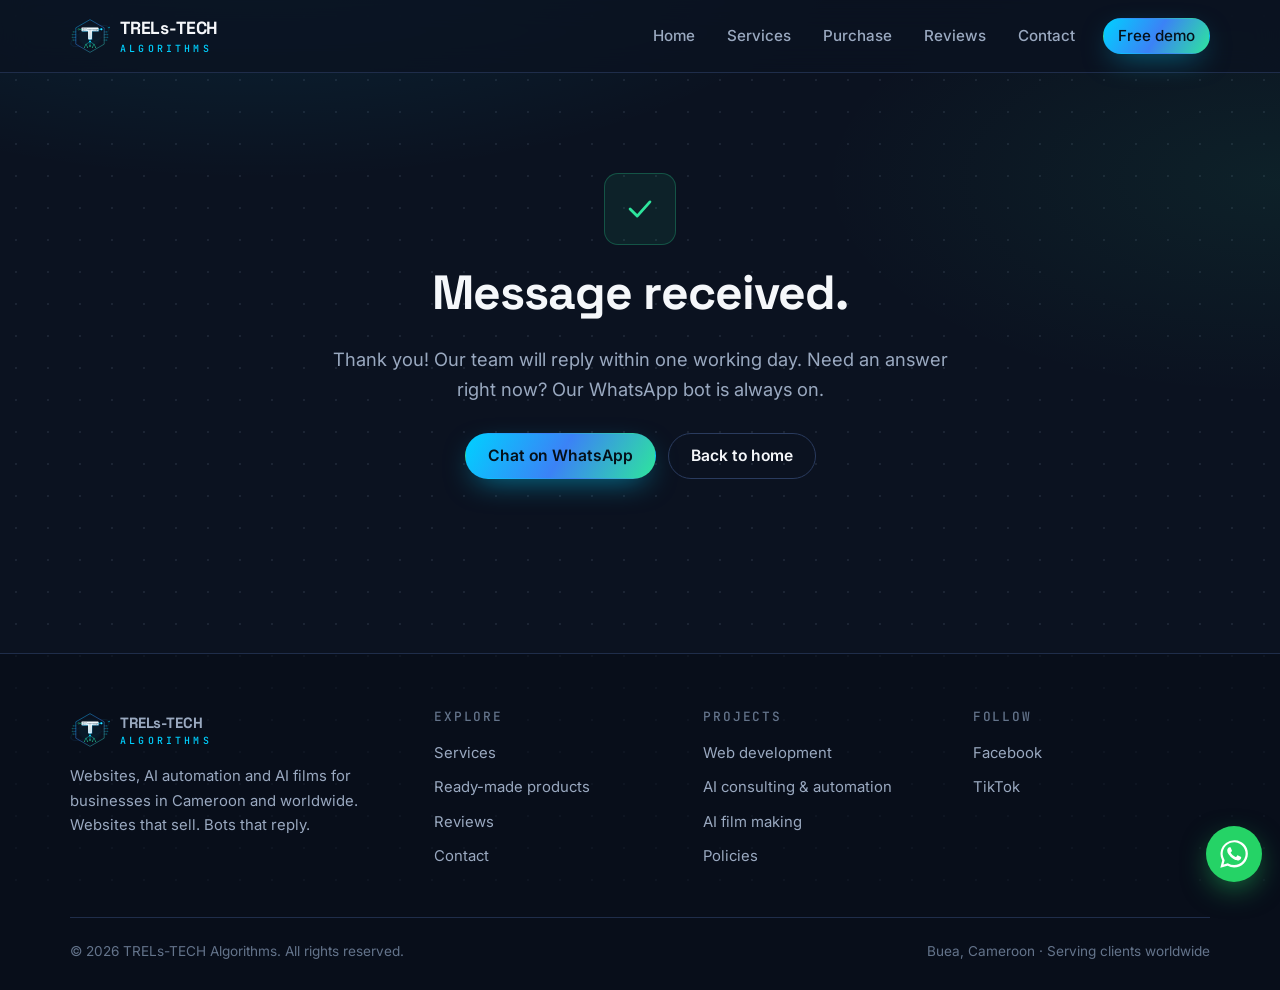
<file: thanks.html>
<!DOCTYPE html>
<html lang="en">
<head>
<meta charset="utf-8">
<meta name="viewport" content="width=device-width, initial-scale=1">
<title>Thank you | TRELs-TECH Algorithms</title>
<meta name="description" content="Your message has been received.">
<meta name="theme-color" content="#0B1220">
<meta property="og:title" content="Thank you | TRELs-TECH Algorithms">
<meta property="og:description" content="Your message has been received.">
<meta property="og:type" content="website">
<meta property="og:image" content="assets/img/og-image.png">
<link rel="icon" type="image/png" href="assets/img/favicon.png">
<link rel="apple-touch-icon" href="assets/img/apple-touch-icon.png">
<link rel="preconnect" href="https://fonts.googleapis.com">
<link rel="preconnect" href="https://fonts.gstatic.com" crossorigin>
<link href="https://fonts.googleapis.com/css2?family=Inter:wght@400;500;600&family=JetBrains+Mono:wght@400;500&family=Space+Grotesk:wght@500;600;700&display=swap" rel="stylesheet">
<link rel="stylesheet" href="assets/css/style.css">
</head>
<body>
<a class="skip" href="#main">Skip to content</a>
<div class="bg-grid" aria-hidden="true"></div>
<header class="site-header">
  <nav class="container nav" aria-label="Main">
    <a class="brand" href="index.html" aria-label="TRELs-TECH Algorithms home">
      <img src="assets/img/emblem.svg" alt="" width="40" height="40">
      <span>TRELs-TECH<small>ALGORITHMS</small></span>
    </a>
    <button class="menu-btn" aria-label="Open menu" aria-expanded="false" aria-controls="nav-links"><span></span><span></span><span></span></button>
    <ul class="nav-links" id="nav-links">
      <li><a href="index.html">Home</a></li><li><a href="services.html">Services</a></li><li><a href="purchase.html">Purchase</a></li><li><a href="reviews.html">Reviews</a></li><li><a href="contact.html">Contact</a></li>
      <li class="nav-cta"><a class="btn btn-primary btn-sm" data-wa href="#" style="color:#051019">Free demo</a></li>
    </ul>
  </nav>
</header>
<main id="main">

<section class="thanks">
  <div class="container">
    <div class="icon-box green"><svg viewBox="0 0 24 24" fill="none" stroke="currentColor" stroke-width="2" stroke-linecap="round" stroke-linejoin="round"><path d="m5 12 5 5 9-10"/></svg></div>
    <h1 style="font-size:clamp(2rem,4vw,3rem)">Message received.</h1>
    <p class="lead" style="margin:0 auto 26px">Thank you! Our team will reply within one working day. Need an answer right now? Our WhatsApp bot is always on.</p>
    <div class="hero-actions" style="justify-content:center"><a class="btn btn-primary" data-wa href="#">Chat on WhatsApp</a><a class="btn btn-ghost" href="index.html">Back to home</a></div>
  </div>
</section>
</main>
<footer class="site-footer">
  <div class="container">
    <div class="foot-grid">
      <div>
        <a class="brand" href="index.html"><img src="assets/img/emblem.svg" alt="" width="40" height="40"><span>TRELs-TECH<small>ALGORITHMS</small></span></a>
        <p style="margin-top:14px;max-width:320px;font-size:.93rem">Websites, AI automation and AI films for businesses in Cameroon and worldwide. Websites that sell. Bots that reply.</p>
      </div>
      <div><h4>Explore</h4><ul>
        <li><a href="services.html">Services</a></li>
        <li><a href="purchase.html">Ready-made products</a></li>
        <li><a href="reviews.html">Reviews</a></li>
        <li><a href="contact.html">Contact</a></li>
      </ul></div>
      <div><h4>Projects</h4><ul>
        <li><a href="projects/web-development.html">Web development</a></li>
        <li><a href="projects/ai-automation.html">AI consulting &amp; automation</a></li>
        <li><a href="projects/ai-film.html">AI film making</a></li>
        <li><a href="contact.html#policies">Policies</a></li>
      </ul></div>
      <div><h4>Follow</h4><ul data-socials data-list></ul></div>
    </div>
    <div class="foot-bottom">
      <span>&copy; <span data-year></span> TRELs-TECH Algorithms. All rights reserved.</span>
      <span data-location></span>
    </div>
  </div>
</footer>
<a class="wa-float" data-wa href="#" aria-label="Chat with us on WhatsApp"><span data-icon="wa"></span></a>
<script src="assets/js/config.js"></script>
<script src="assets/js/main.js"></script>
</body>
</html>
</file>
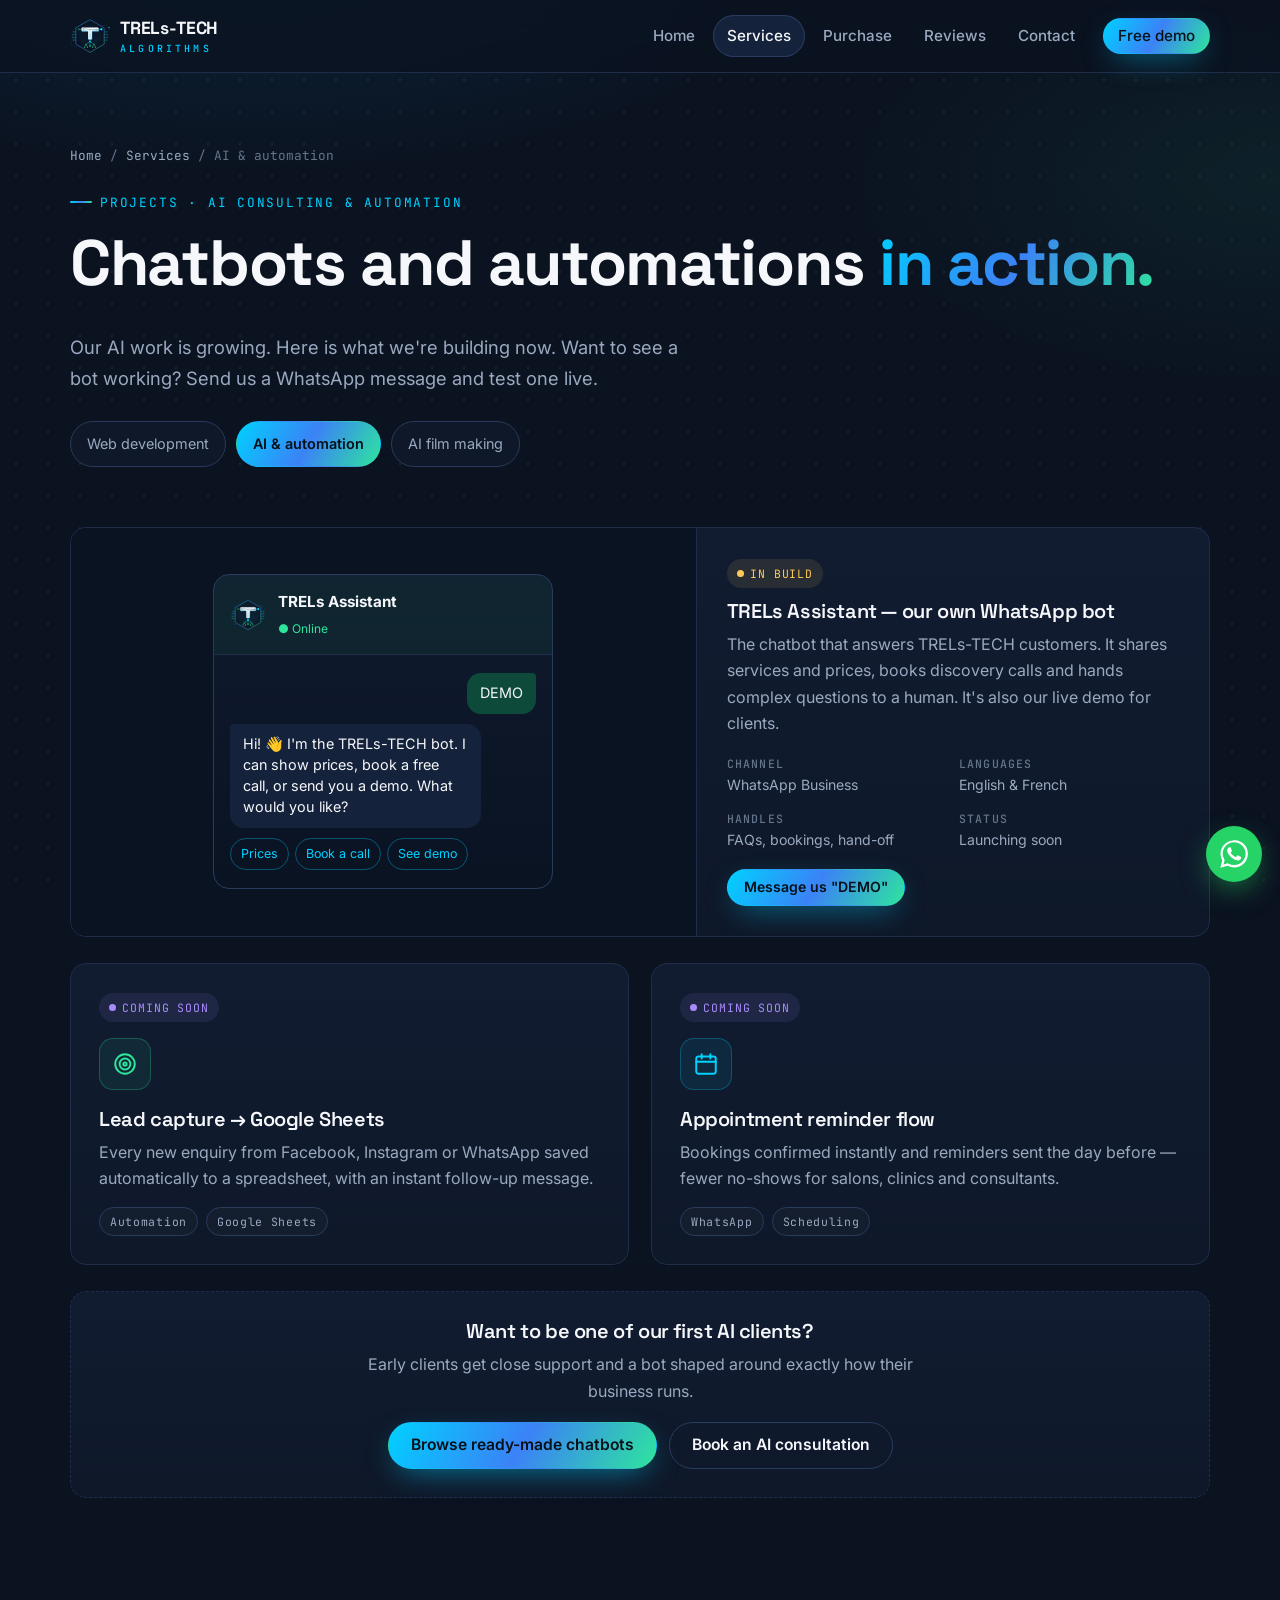
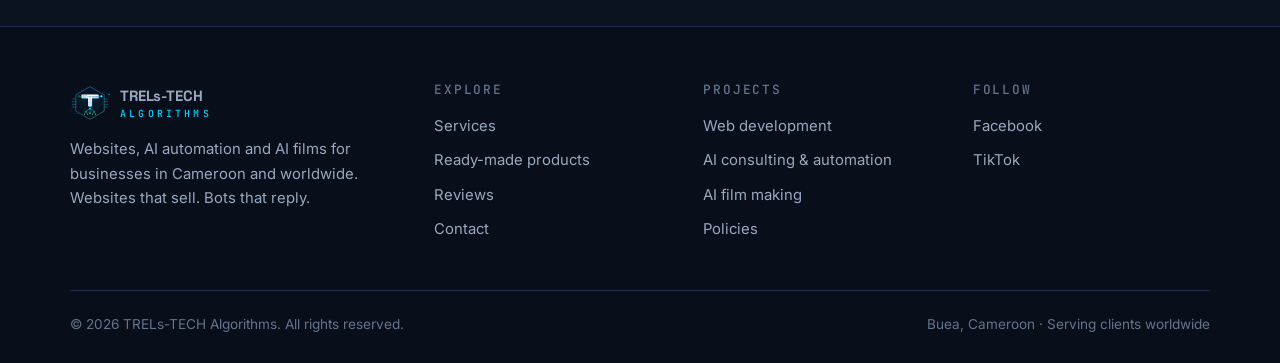
<file: projects/ai-automation.html>
<!DOCTYPE html>
<html lang="en">
<head>
<meta charset="utf-8">
<meta name="viewport" content="width=device-width, initial-scale=1">
<title>AI Consulting & Automation Projects | TRELs-TECH Algorithms</title>
<meta name="description" content="Chatbots and automations built by TRELs-TECH Algorithms.">
<meta name="theme-color" content="#0B1220">
<meta property="og:title" content="AI Consulting & Automation Projects | TRELs-TECH Algorithms">
<meta property="og:description" content="Chatbots and automations built by TRELs-TECH Algorithms.">
<meta property="og:type" content="website">
<meta property="og:image" content="../assets/img/og-image.png">
<link rel="icon" type="image/png" href="../assets/img/favicon.png">
<link rel="apple-touch-icon" href="../assets/img/apple-touch-icon.png">
<link rel="preconnect" href="https://fonts.googleapis.com">
<link rel="preconnect" href="https://fonts.gstatic.com" crossorigin>
<link href="https://fonts.googleapis.com/css2?family=Inter:wght@400;500;600&family=JetBrains+Mono:wght@400;500&family=Space+Grotesk:wght@500;600;700&display=swap" rel="stylesheet">
<link rel="stylesheet" href="../assets/css/style.css">
</head>
<body>
<a class="skip" href="#main">Skip to content</a>
<div class="bg-grid" aria-hidden="true"></div>
<header class="site-header">
  <nav class="container nav" aria-label="Main">
    <a class="brand" href="../index.html" aria-label="TRELs-TECH Algorithms home">
      <img src="../assets/img/emblem.svg" alt="" width="40" height="40">
      <span>TRELs-TECH<small>ALGORITHMS</small></span>
    </a>
    <button class="menu-btn" aria-label="Open menu" aria-expanded="false" aria-controls="nav-links"><span></span><span></span><span></span></button>
    <ul class="nav-links" id="nav-links">
      <li><a href="../index.html">Home</a></li><li><a href="../services.html" aria-current="page">Services</a></li><li><a href="../purchase.html">Purchase</a></li><li><a href="../reviews.html">Reviews</a></li><li><a href="../contact.html">Contact</a></li>
      <li class="nav-cta"><a class="btn btn-primary btn-sm" data-wa href="#" style="color:#051019">Free demo</a></li>
    </ul>
  </nav>
</header>
<main id="main">

<section class="page-hero">
  <div class="container">
    <div class="breadcrumb"><a href="../index.html">Home</a> / <a href="../services.html">Services</a> / AI &amp; automation</div>
    <span class="eyebrow">Projects · AI consulting &amp; automation</span>
    <h1>Chatbots and automations <span class="grad-text">in action.</span></h1>
    <p class="lead">Our AI work is growing. Here is what we're building now. Want to see a bot working? Send us a WhatsApp message and test one live.</p>
    <div class="project-nav" style="margin-top:28px"><a href="web-development.html">Web development</a><a href="ai-automation.html" aria-current="page">AI & automation</a><a href="ai-film.html">AI film making</a></div>
  </div>
</section>
<section style="padding-top:20px">
  <div class="container grid" style="gap:26px">

    <article class="card project reveal">
      <div class="project-visual" style="display:grid;place-items:center;padding:24px">
        <div class="chat" style="max-width:340px;box-shadow:none">
          <div class="chat-head"><img src="../assets/img/emblem.svg" alt=""><div><b>TRELs Assistant</b><small>● Online</small></div></div>
          <div class="chat-body" style="min-height:0">
            <div class="msg out">DEMO</div>
            <div class="msg in">Hi! 👋 I'm the TRELs-TECH bot. I can show prices, book a free call, or send you a demo. What would you like?</div>
            <div class="quick"><span>Prices</span><span>Book a call</span><span>See demo</span></div>
          </div>
        </div>
      </div>
      <div class="project-body">
        <span class="status build">In build</span>
        <h3 style="margin-top:12px">TRELs Assistant — our own WhatsApp bot</h3>
        <p>The chatbot that answers TRELs-TECH customers. It shares services and prices, books discovery calls and hands complex questions to a human. It's also our live demo for clients.</p>
        <div class="project-meta"><div><b>Channel</b>WhatsApp Business</div><div><b>Languages</b>English &amp; French</div><div><b>Handles</b>FAQs, bookings, hand-off</div><div><b>Status</b>Launching soon</div></div>
        <a class="btn btn-primary btn-sm" data-wa="DEMO" href="#">Message us "DEMO"</a>
      </div>
    </article>

    <div class="grid g-2">
      <article class="card reveal">
        <span class="status soon">Coming soon</span>
        <div class="icon-box green" style="margin-top:16px"><span data-icon="target"></span></div>
        <h3>Lead capture → Google Sheets</h3>
        <p>Every new enquiry from Facebook, Instagram or WhatsApp saved automatically to a spreadsheet, with an instant follow-up message.</p>
        <div class="tags"><span class="tag">Automation</span><span class="tag">Google Sheets</span></div>
      </article>
      <article class="card reveal">
        <span class="status soon">Coming soon</span>
        <div class="icon-box" style="margin-top:16px"><span data-icon="calendar"></span></div>
        <h3>Appointment reminder flow</h3>
        <p>Bookings confirmed instantly and reminders sent the day before — fewer no-shows for salons, clinics and consultants.</p>
        <div class="tags"><span class="tag">WhatsApp</span><span class="tag">Scheduling</span></div>
      </article>
    </div>

    <article class="card reveal" style="text-align:center;border-style:dashed">
      <h3>Want to be one of our first AI clients?</h3>
      <p style="max-width:560px;margin:0 auto 18px">Early clients get close support and a bot shaped around exactly how their business runs.</p>
      <div class="hero-actions" style="justify-content:center;margin:0"><a class="btn btn-primary" href="../purchase.html#chatbots">Browse ready-made chatbots</a><a class="btn btn-ghost" href="../contact.html?service=AI">Book an AI consultation</a></div>
    </article>
  </div>
</section>
</main>
<footer class="site-footer">
  <div class="container">
    <div class="foot-grid">
      <div>
        <a class="brand" href="../index.html"><img src="../assets/img/emblem.svg" alt="" width="40" height="40"><span>TRELs-TECH<small>ALGORITHMS</small></span></a>
        <p style="margin-top:14px;max-width:320px;font-size:.93rem">Websites, AI automation and AI films for businesses in Cameroon and worldwide. Websites that sell. Bots that reply.</p>
      </div>
      <div><h4>Explore</h4><ul>
        <li><a href="../services.html">Services</a></li>
        <li><a href="../purchase.html">Ready-made products</a></li>
        <li><a href="../reviews.html">Reviews</a></li>
        <li><a href="../contact.html">Contact</a></li>
      </ul></div>
      <div><h4>Projects</h4><ul>
        <li><a href="../projects/web-development.html">Web development</a></li>
        <li><a href="../projects/ai-automation.html">AI consulting &amp; automation</a></li>
        <li><a href="../projects/ai-film.html">AI film making</a></li>
        <li><a href="../contact.html#policies">Policies</a></li>
      </ul></div>
      <div><h4>Follow</h4><ul data-socials data-list></ul></div>
    </div>
    <div class="foot-bottom">
      <span>&copy; <span data-year></span> TRELs-TECH Algorithms. All rights reserved.</span>
      <span data-location></span>
    </div>
  </div>
</footer>
<a class="wa-float" data-wa href="#" aria-label="Chat with us on WhatsApp"><span data-icon="wa"></span></a>
<script src="../assets/js/config.js"></script>
<script src="../assets/js/main.js"></script>
</body>
</html>
</file>
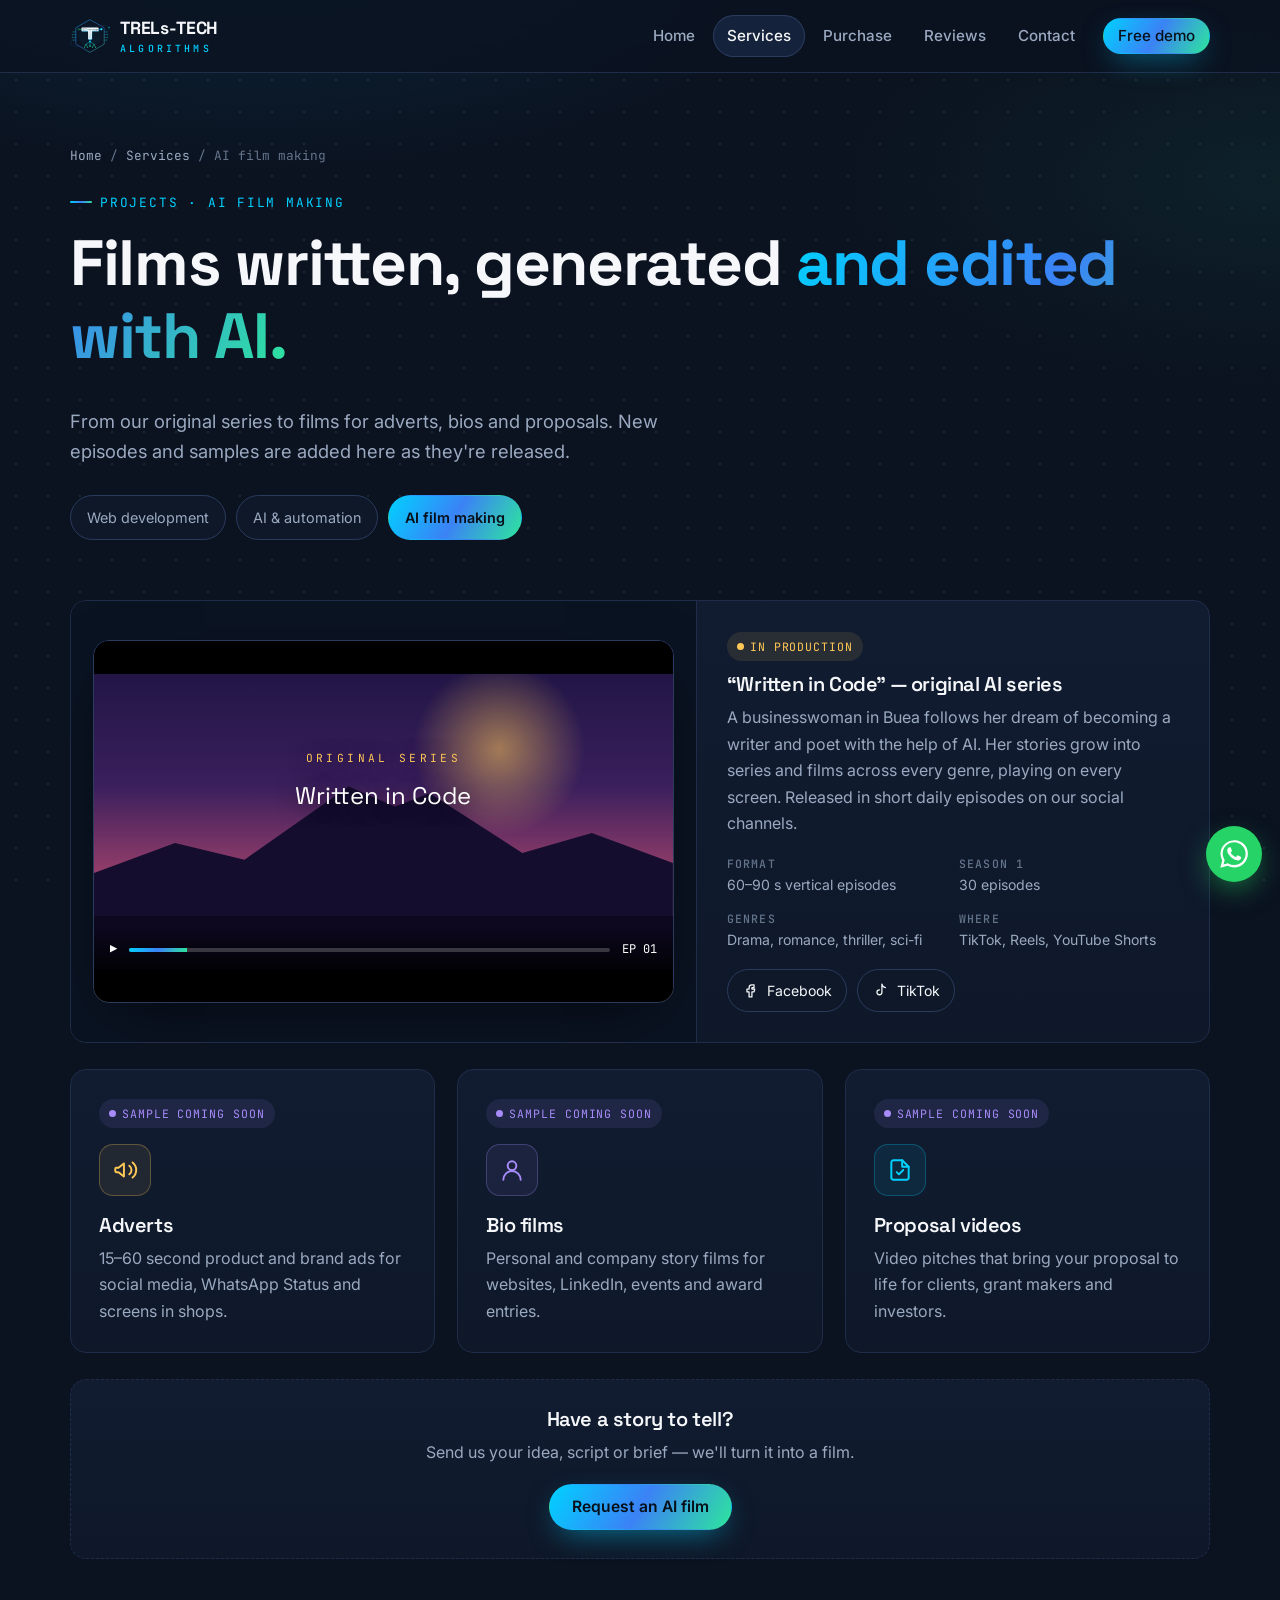
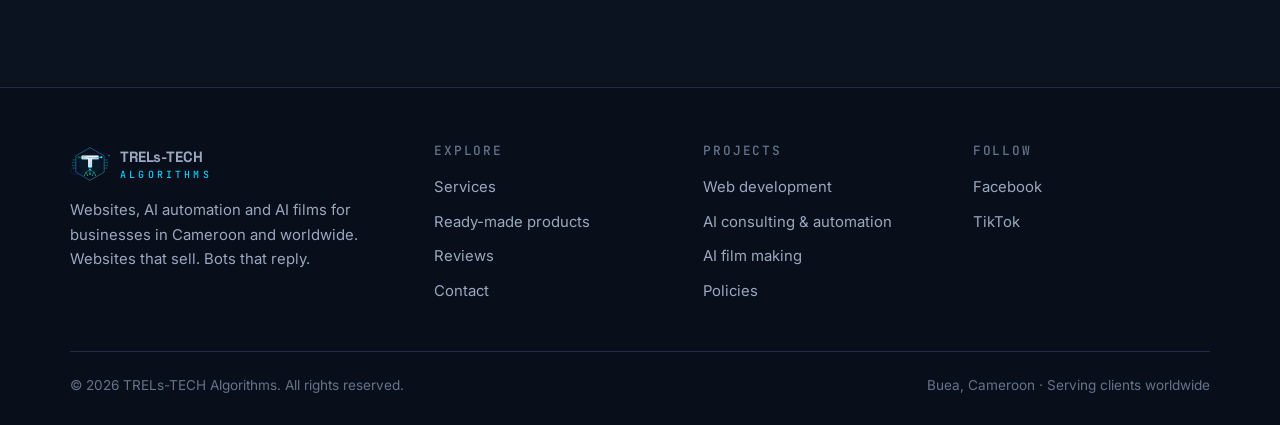
<file: projects/ai-film.html>
<!DOCTYPE html>
<html lang="en">
<head>
<meta charset="utf-8">
<meta name="viewport" content="width=device-width, initial-scale=1">
<title>AI Film Making Projects | TRELs-TECH Algorithms</title>
<meta name="description" content="AI films for adverts, bios and proposals by TRELs-TECH Algorithms.">
<meta name="theme-color" content="#0B1220">
<meta property="og:title" content="AI Film Making Projects | TRELs-TECH Algorithms">
<meta property="og:description" content="AI films for adverts, bios and proposals by TRELs-TECH Algorithms.">
<meta property="og:type" content="website">
<meta property="og:image" content="../assets/img/og-image.png">
<link rel="icon" type="image/png" href="../assets/img/favicon.png">
<link rel="apple-touch-icon" href="../assets/img/apple-touch-icon.png">
<link rel="preconnect" href="https://fonts.googleapis.com">
<link rel="preconnect" href="https://fonts.gstatic.com" crossorigin>
<link href="https://fonts.googleapis.com/css2?family=Inter:wght@400;500;600&family=JetBrains+Mono:wght@400;500&family=Space+Grotesk:wght@500;600;700&display=swap" rel="stylesheet">
<link rel="stylesheet" href="../assets/css/style.css">
</head>
<body>
<a class="skip" href="#main">Skip to content</a>
<div class="bg-grid" aria-hidden="true"></div>
<header class="site-header">
  <nav class="container nav" aria-label="Main">
    <a class="brand" href="../index.html" aria-label="TRELs-TECH Algorithms home">
      <img src="../assets/img/emblem.svg" alt="" width="40" height="40">
      <span>TRELs-TECH<small>ALGORITHMS</small></span>
    </a>
    <button class="menu-btn" aria-label="Open menu" aria-expanded="false" aria-controls="nav-links"><span></span><span></span><span></span></button>
    <ul class="nav-links" id="nav-links">
      <li><a href="../index.html">Home</a></li><li><a href="../services.html" aria-current="page">Services</a></li><li><a href="../purchase.html">Purchase</a></li><li><a href="../reviews.html">Reviews</a></li><li><a href="../contact.html">Contact</a></li>
      <li class="nav-cta"><a class="btn btn-primary btn-sm" data-wa href="#" style="color:#051019">Free demo</a></li>
    </ul>
  </nav>
</header>
<main id="main">

<section class="page-hero">
  <div class="container">
    <div class="breadcrumb"><a href="../index.html">Home</a> / <a href="../services.html">Services</a> / AI film making</div>
    <span class="eyebrow">Projects · AI film making</span>
    <h1>Films written, generated <span class="grad-text">and edited with AI.</span></h1>
    <p class="lead">From our original series to films for adverts, bios and proposals. New episodes and samples are added here as they're released.</p>
    <div class="project-nav" style="margin-top:28px"><a href="web-development.html">Web development</a><a href="ai-automation.html">AI & automation</a><a href="ai-film.html" aria-current="page">AI film making</a></div>
  </div>
</section>
<section style="padding-top:20px">
  <div class="container grid" style="gap:26px">

    <article class="card project reveal">
      <div class="project-visual" style="padding:22px;display:grid;place-items:center">
        <div class="film" style="width:100%">
          <div class="film-scene"></div><div class="film-mtn"></div><div class="film-ground"></div>
          <div class="film-bars top"></div><div class="film-bars bot"></div>
          <div class="film-caption"><small>ORIGINAL SERIES</small>Written in Code</div>
          <div class="film-ui"><span>▶</span><div class="bar"><i style="width:12%"></i></div><span>EP 01</span></div>
        </div>
      </div>
      <div class="project-body">
        <span class="status build">In production</span>
        <h3 style="margin-top:12px">“Written in Code” — original AI series</h3>
        <p>A businesswoman in Buea follows her dream of becoming a writer and poet with the help of AI. Her stories grow into series and films across every genre, playing on every screen. Released in short daily episodes on our social channels.</p>
        <div class="project-meta"><div><b>Format</b>60–90 s vertical episodes</div><div><b>Season 1</b>30 episodes</div><div><b>Genres</b>Drama, romance, thriller, sci-fi</div><div><b>Where</b>TikTok, Reels, YouTube Shorts</div></div>
        <div data-socials class="socials"></div>
      </div>
    </article>

    <div class="grid g-3">
      <article class="card reveal"><span class="status soon">Sample coming soon</span><div class="icon-box amber" style="margin-top:16px"><svg viewBox="0 0 24 24" fill="none" stroke="currentColor" stroke-width="1.8" stroke-linecap="round" stroke-linejoin="round"><path d="M3 11v2a1 1 0 0 0 1 1h2l5 4V6L6 10H4a1 1 0 0 0-1 1ZM16 8a5 5 0 0 1 0 8M19 5a9 9 0 0 1 0 14"/></svg></div><h3>Adverts</h3><p>15–60 second product and brand ads for social media, WhatsApp Status and screens in shops.</p></article>
      <article class="card reveal"><span class="status soon">Sample coming soon</span><div class="icon-box violet" style="margin-top:16px"><span data-icon="user"></span></div><h3>Bio films</h3><p>Personal and company story films for websites, LinkedIn, events and award entries.</p></article>
      <article class="card reveal"><span class="status soon">Sample coming soon</span><div class="icon-box" style="margin-top:16px"><svg viewBox="0 0 24 24" fill="none" stroke="currentColor" stroke-width="1.8" stroke-linecap="round" stroke-linejoin="round"><path d="M14 3H6a2 2 0 0 0-2 2v14a2 2 0 0 0 2 2h12a2 2 0 0 0 2-2V9l-6-6Z"/><path d="M14 3v6h6M9 14l2 2 4-4"/></svg></div><h3>Proposal videos</h3><p>Video pitches that bring your proposal to life for clients, grant makers and investors.</p></article>
    </div>

    <article class="card reveal" style="text-align:center;border-style:dashed">
      <h3>Have a story to tell?</h3>
      <p style="max-width:520px;margin:0 auto 18px">Send us your idea, script or brief — we'll turn it into a film.</p>
      <div class="hero-actions" style="justify-content:center;margin:0"><a class="btn btn-primary" href="../contact.html?service=Film">Request an AI film</a></div>
    </article>
  </div>
</section>
</main>
<footer class="site-footer">
  <div class="container">
    <div class="foot-grid">
      <div>
        <a class="brand" href="../index.html"><img src="../assets/img/emblem.svg" alt="" width="40" height="40"><span>TRELs-TECH<small>ALGORITHMS</small></span></a>
        <p style="margin-top:14px;max-width:320px;font-size:.93rem">Websites, AI automation and AI films for businesses in Cameroon and worldwide. Websites that sell. Bots that reply.</p>
      </div>
      <div><h4>Explore</h4><ul>
        <li><a href="../services.html">Services</a></li>
        <li><a href="../purchase.html">Ready-made products</a></li>
        <li><a href="../reviews.html">Reviews</a></li>
        <li><a href="../contact.html">Contact</a></li>
      </ul></div>
      <div><h4>Projects</h4><ul>
        <li><a href="../projects/web-development.html">Web development</a></li>
        <li><a href="../projects/ai-automation.html">AI consulting &amp; automation</a></li>
        <li><a href="../projects/ai-film.html">AI film making</a></li>
        <li><a href="../contact.html#policies">Policies</a></li>
      </ul></div>
      <div><h4>Follow</h4><ul data-socials data-list></ul></div>
    </div>
    <div class="foot-bottom">
      <span>&copy; <span data-year></span> TRELs-TECH Algorithms. All rights reserved.</span>
      <span data-location></span>
    </div>
  </div>
</footer>
<a class="wa-float" data-wa href="#" aria-label="Chat with us on WhatsApp"><span data-icon="wa"></span></a>
<script src="../assets/js/config.js"></script>
<script src="../assets/js/main.js"></script>
</body>
</html>
</file>
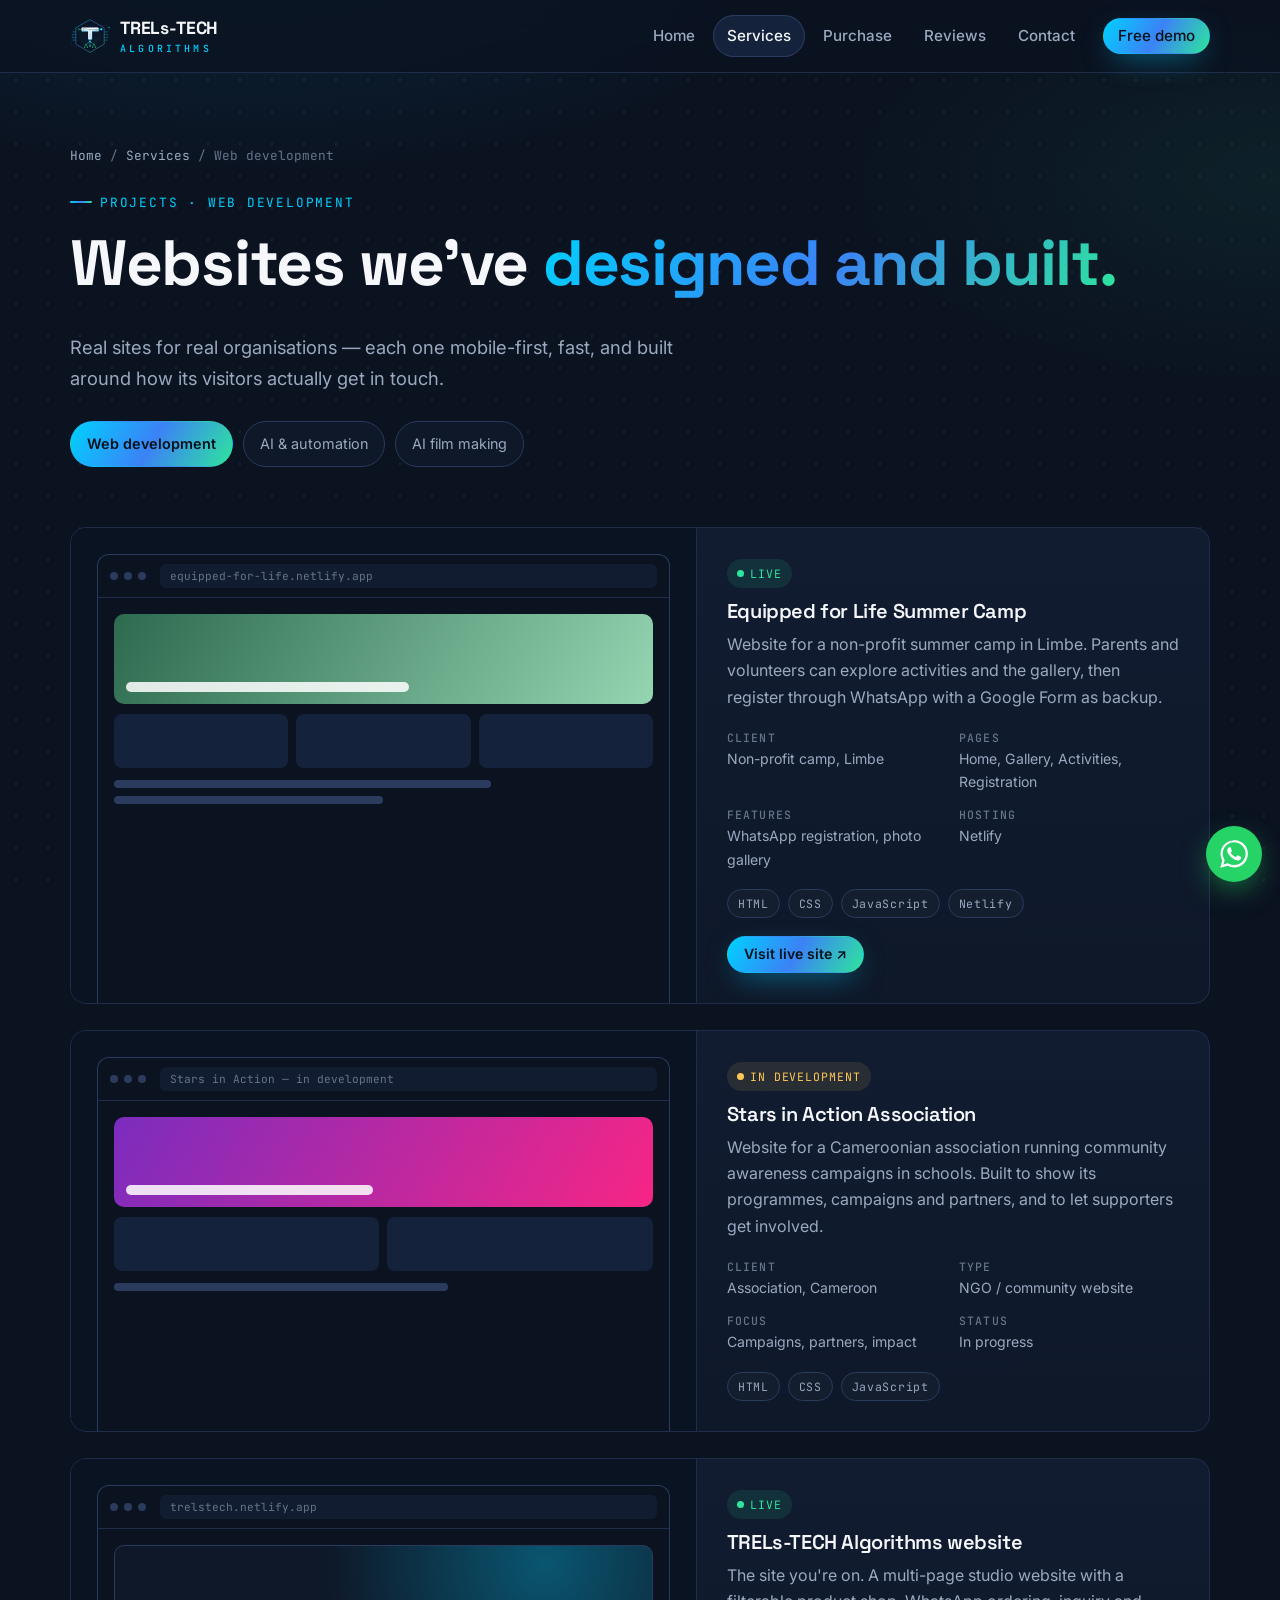
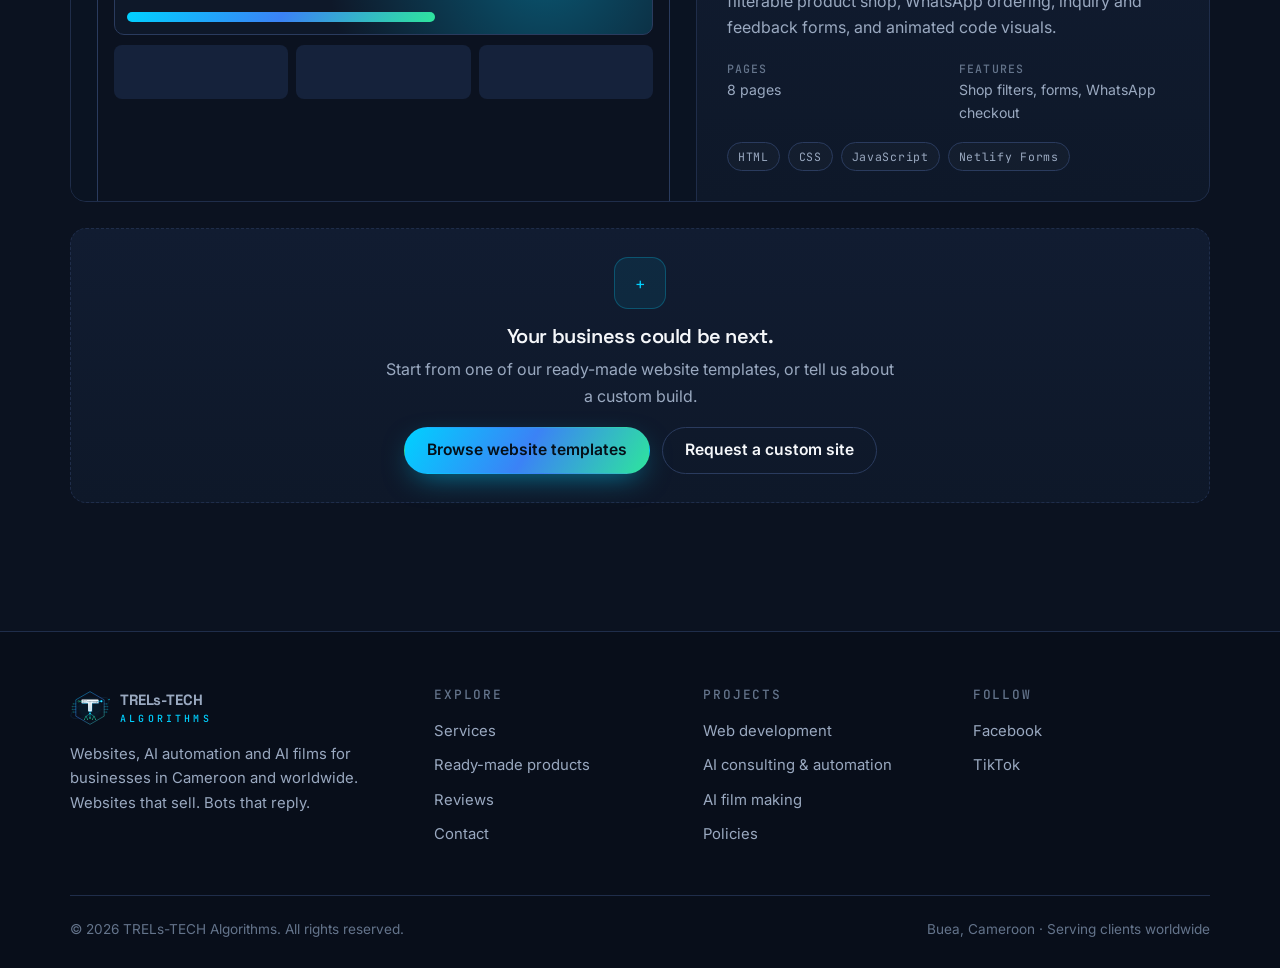
<file: projects/web-development.html>
<!DOCTYPE html>
<html lang="en">
<head>
<meta charset="utf-8">
<meta name="viewport" content="width=device-width, initial-scale=1">
<title>Web Development Projects | TRELs-TECH Algorithms</title>
<meta name="description" content="Websites built by TRELs-TECH Algorithms.">
<meta name="theme-color" content="#0B1220">
<meta property="og:title" content="Web Development Projects | TRELs-TECH Algorithms">
<meta property="og:description" content="Websites built by TRELs-TECH Algorithms.">
<meta property="og:type" content="website">
<meta property="og:image" content="../assets/img/og-image.png">
<link rel="icon" type="image/png" href="../assets/img/favicon.png">
<link rel="apple-touch-icon" href="../assets/img/apple-touch-icon.png">
<link rel="preconnect" href="https://fonts.googleapis.com">
<link rel="preconnect" href="https://fonts.gstatic.com" crossorigin>
<link href="https://fonts.googleapis.com/css2?family=Inter:wght@400;500;600&family=JetBrains+Mono:wght@400;500&family=Space+Grotesk:wght@500;600;700&display=swap" rel="stylesheet">
<link rel="stylesheet" href="../assets/css/style.css">
</head>
<body>
<a class="skip" href="#main">Skip to content</a>
<div class="bg-grid" aria-hidden="true"></div>
<header class="site-header">
  <nav class="container nav" aria-label="Main">
    <a class="brand" href="../index.html" aria-label="TRELs-TECH Algorithms home">
      <img src="../assets/img/emblem.svg" alt="" width="40" height="40">
      <span>TRELs-TECH<small>ALGORITHMS</small></span>
    </a>
    <button class="menu-btn" aria-label="Open menu" aria-expanded="false" aria-controls="nav-links"><span></span><span></span><span></span></button>
    <ul class="nav-links" id="nav-links">
      <li><a href="../index.html">Home</a></li><li><a href="../services.html" aria-current="page">Services</a></li><li><a href="../purchase.html">Purchase</a></li><li><a href="../reviews.html">Reviews</a></li><li><a href="../contact.html">Contact</a></li>
      <li class="nav-cta"><a class="btn btn-primary btn-sm" data-wa href="#" style="color:#051019">Free demo</a></li>
    </ul>
  </nav>
</header>
<main id="main">

<section class="page-hero">
  <div class="container">
    <div class="breadcrumb"><a href="../index.html">Home</a> / <a href="../services.html">Services</a> / Web development</div>
    <span class="eyebrow">Projects · Web development</span>
    <h1>Websites we've <span class="grad-text">designed and built.</span></h1>
    <p class="lead">Real sites for real organisations — each one mobile-first, fast, and built around how its visitors actually get in touch.</p>
    <div class="project-nav" style="margin-top:28px"><a href="web-development.html" aria-current="page">Web development</a><a href="ai-automation.html">AI & automation</a><a href="ai-film.html">AI film making</a></div>
  </div>
</section>
<section style="padding-top:20px">
  <div class="container grid" style="gap:26px">

    <article class="card project reveal">
      <div class="project-visual">
        <div class="browser"><div class="browser-bar"><i></i><i></i><i></i><span>equipped-for-life.netlify.app</span></div>
          <div style="padding:16px">
            <div style="height:90px;border-radius:10px;background:linear-gradient(120deg,#2d6a4f,#95d5b2);display:flex;align-items:flex-end;padding:12px"><div style="height:10px;width:55%;background:rgba(255,255,255,.85);border-radius:5px"></div></div>
            <div style="display:grid;grid-template-columns:repeat(3,1fr);gap:8px;margin-top:10px"><div style="height:54px;border-radius:8px;background:var(--surface-2)"></div><div style="height:54px;border-radius:8px;background:var(--surface-2)"></div><div style="height:54px;border-radius:8px;background:var(--surface-2)"></div></div>
            <div style="height:8px;width:70%;background:var(--line-2);border-radius:4px;margin-top:12px"></div>
            <div style="height:8px;width:50%;background:var(--line-2);border-radius:4px;margin-top:8px"></div>
          </div>
        </div>
      </div>
      <div class="project-body">
        <span class="status live">Live</span>
        <h3 style="margin-top:12px">Equipped for Life Summer Camp</h3>
        <p>Website for a non-profit summer camp in Limbe. Parents and volunteers can explore activities and the gallery, then register through WhatsApp with a Google Form as backup.</p>
        <div class="project-meta"><div><b>Client</b>Non-profit camp, Limbe</div><div><b>Pages</b>Home, Gallery, Activities, Registration</div><div><b>Features</b>WhatsApp registration, photo gallery</div><div><b>Hosting</b>Netlify</div></div>
        <div class="tags" style="margin-bottom:18px"><span class="tag">HTML</span><span class="tag">CSS</span><span class="tag">JavaScript</span><span class="tag">Netlify</span></div>
        <a class="btn btn-primary btn-sm" href="https://equipped-for-life.netlify.app" target="_blank" rel="noopener">Visit live site ↗</a>
      </div>
    </article>

    <article class="card project reveal">
      <div class="project-visual">
        <div class="browser"><div class="browser-bar"><i></i><i></i><i></i><span>Stars in Action — in development</span></div>
          <div style="padding:16px">
            <div style="height:90px;border-radius:10px;background:linear-gradient(120deg,#7b2cbf,#f72585);display:flex;align-items:flex-end;padding:12px"><div style="height:10px;width:48%;background:rgba(255,255,255,.85);border-radius:5px"></div></div>
            <div style="display:grid;grid-template-columns:repeat(2,1fr);gap:8px;margin-top:10px"><div style="height:54px;border-radius:8px;background:var(--surface-2)"></div><div style="height:54px;border-radius:8px;background:var(--surface-2)"></div></div>
            <div style="height:8px;width:62%;background:var(--line-2);border-radius:4px;margin-top:12px"></div>
          </div>
        </div>
      </div>
      <div class="project-body">
        <span class="status build">In development</span>
        <h3 style="margin-top:12px">Stars in Action Association</h3>
        <p>Website for a Cameroonian association running community awareness campaigns in schools. Built to show its programmes, campaigns and partners, and to let supporters get involved.</p>
        <div class="project-meta"><div><b>Client</b>Association, Cameroon</div><div><b>Type</b>NGO / community website</div><div><b>Focus</b>Campaigns, partners, impact</div><div><b>Status</b>In progress</div></div>
        <div class="tags"><span class="tag">HTML</span><span class="tag">CSS</span><span class="tag">JavaScript</span></div>
      </div>
    </article>

    <article class="card project reveal">
      <div class="project-visual">
        <div class="browser"><div class="browser-bar"><i></i><i></i><i></i><span>trelstech.netlify.app</span></div>
          <div style="padding:16px">
            <div style="height:90px;border-radius:10px;background:radial-gradient(circle at 80% 20%,#00D1FF55,transparent 50%),#0E1829;border:1px solid var(--line-2);display:flex;align-items:flex-end;padding:12px"><div style="height:10px;width:60%;background:var(--grad);border-radius:5px"></div></div>
            <div style="display:grid;grid-template-columns:repeat(3,1fr);gap:8px;margin-top:10px"><div style="height:54px;border-radius:8px;background:var(--surface-2)"></div><div style="height:54px;border-radius:8px;background:var(--surface-2)"></div><div style="height:54px;border-radius:8px;background:var(--surface-2)"></div></div>
          </div>
        </div>
      </div>
      <div class="project-body">
        <span class="status live">Live</span>
        <h3 style="margin-top:12px">TRELs-TECH Algorithms website</h3>
        <p>The site you're on. A multi-page studio website with a filterable product shop, WhatsApp ordering, inquiry and feedback forms, and animated code visuals.</p>
        <div class="project-meta"><div><b>Pages</b>8 pages</div><div><b>Features</b>Shop filters, forms, WhatsApp checkout</div></div>
        <div class="tags"><span class="tag">HTML</span><span class="tag">CSS</span><span class="tag">JavaScript</span><span class="tag">Netlify Forms</span></div>
      </div>
    </article>

    <article class="card reveal" style="text-align:center;border-style:dashed">
      <div class="icon-box" style="margin:0 auto 16px">+</div>
      <h3>Your business could be next.</h3>
      <p style="max-width:520px;margin:0 auto 18px">Start from one of our ready-made website templates, or tell us about a custom build.</p>
      <div class="hero-actions" style="justify-content:center;margin:0"><a class="btn btn-primary" href="../purchase.html#websites">Browse website templates</a><a class="btn btn-ghost" href="../contact.html?service=Web">Request a custom site</a></div>
    </article>
  </div>
</section>
</main>
<footer class="site-footer">
  <div class="container">
    <div class="foot-grid">
      <div>
        <a class="brand" href="../index.html"><img src="../assets/img/emblem.svg" alt="" width="40" height="40"><span>TRELs-TECH<small>ALGORITHMS</small></span></a>
        <p style="margin-top:14px;max-width:320px;font-size:.93rem">Websites, AI automation and AI films for businesses in Cameroon and worldwide. Websites that sell. Bots that reply.</p>
      </div>
      <div><h4>Explore</h4><ul>
        <li><a href="../services.html">Services</a></li>
        <li><a href="../purchase.html">Ready-made products</a></li>
        <li><a href="../reviews.html">Reviews</a></li>
        <li><a href="../contact.html">Contact</a></li>
      </ul></div>
      <div><h4>Projects</h4><ul>
        <li><a href="../projects/web-development.html">Web development</a></li>
        <li><a href="../projects/ai-automation.html">AI consulting &amp; automation</a></li>
        <li><a href="../projects/ai-film.html">AI film making</a></li>
        <li><a href="../contact.html#policies">Policies</a></li>
      </ul></div>
      <div><h4>Follow</h4><ul data-socials data-list></ul></div>
    </div>
    <div class="foot-bottom">
      <span>&copy; <span data-year></span> TRELs-TECH Algorithms. All rights reserved.</span>
      <span data-location></span>
    </div>
  </div>
</footer>
<a class="wa-float" data-wa href="#" aria-label="Chat with us on WhatsApp"><span data-icon="wa"></span></a>
<script src="../assets/js/config.js"></script>
<script src="../assets/js/main.js"></script>
</body>
</html>
</file>
<file: assets/css/style.css>
/* =========================================================
   TRELs-TECH Algorithms — main stylesheet
   ========================================================= */
:root{
  --bg:#0B1220; --bg-2:#0E1829; --surface:#111C31; --surface-2:#15223B;
  --line:#1F2D4A; --line-2:#2A3B5E;
  --text:#F5F7FA; --muted:#9AA9C0; --dim:#64748B;
  --cyan:#00D1FF; --blue:#3B82F6; --green:#2EE59D; --amber:#FFC857; --pink:#FF6B9A; --violet:#A78BFA;
  --grad:linear-gradient(120deg,#00D1FF 0%,#3B82F6 50%,#2EE59D 100%);
  --radius:16px; --radius-sm:10px;
  --shadow:0 20px 60px -20px rgba(0,0,0,.6);
  --font-head:"Space Grotesk",system-ui,sans-serif;
  --font-body:"Inter",system-ui,-apple-system,"Segoe UI",Roboto,sans-serif;
  --font-mono:"JetBrains Mono",ui-monospace,SFMono-Regular,Menlo,Consolas,monospace;
  --max:1180px;
}
*{box-sizing:border-box}
html{scroll-behavior:smooth}
body{margin:0;background:var(--bg);color:var(--text);font-family:var(--font-body);font-size:16px;line-height:1.65;-webkit-font-smoothing:antialiased;overflow-x:hidden}
img,svg{max-width:100%;display:block}
a{color:var(--cyan);text-decoration:none}
a:hover{text-decoration:underline}
h1,h2,h3,h4{font-family:var(--font-head);line-height:1.15;margin:0 0 .5em;letter-spacing:-.02em}
h1{font-size:clamp(2.2rem,5.2vw,4rem);font-weight:700}
h2{font-size:clamp(1.7rem,3.4vw,2.6rem);font-weight:700}
h3{font-size:1.25rem;font-weight:600}
p{margin:0 0 1em;color:var(--muted)}
.container{width:100%;max-width:var(--max);margin:0 auto;padding:0 20px}
.grad-text{background:var(--grad);-webkit-background-clip:text;background-clip:text;color:transparent}
.mono{font-family:var(--font-mono)}
.eyebrow{display:inline-flex;align-items:center;gap:8px;font-family:var(--font-mono);font-size:.8rem;letter-spacing:.14em;text-transform:uppercase;color:var(--cyan);margin-bottom:14px}
.eyebrow::before{content:"";width:22px;height:2px;background:var(--grad);border-radius:2px}
.lead{font-size:1.15rem;color:var(--muted);max-width:640px}
.skip{position:absolute;left:-999px;top:0;background:var(--cyan);color:#000;padding:8px 14px;z-index:999}
.skip:focus{left:10px;top:10px}
:focus-visible{outline:2px solid var(--cyan);outline-offset:3px;border-radius:6px}

/* ---------- background texture ---------- */
.bg-grid{position:fixed;inset:0;z-index:-1;pointer-events:none;
  background:
    radial-gradient(ellipse 80% 50% at 20% -10%,rgba(0,209,255,.12),transparent 60%),
    radial-gradient(ellipse 60% 40% at 100% 20%,rgba(46,229,157,.07),transparent 60%),
    radial-gradient(circle,rgba(100,116,139,.18) 1px,transparent 1.4px) 0 0/32px 32px,
    var(--bg);}

/* ---------- header ---------- */
.site-header{position:sticky;top:0;z-index:50;background:rgba(11,18,32,.78);backdrop-filter:blur(14px);-webkit-backdrop-filter:blur(14px);border-bottom:1px solid var(--line)}
.nav{display:flex;align-items:center;justify-content:space-between;height:72px}
.brand{display:flex;align-items:center;gap:10px;color:var(--text);font-family:var(--font-head);font-weight:700;font-size:1.1rem;letter-spacing:-.01em}
.brand:hover{text-decoration:none}
.brand img{width:40px;height:40px}
.brand small{display:block;font-family:var(--font-mono);font-size:.62rem;letter-spacing:.32em;color:var(--cyan);font-weight:500;margin-top:-2px}
.nav-links{display:flex;align-items:center;gap:4px;list-style:none;margin:0;padding:0}
.nav-links a{display:block;padding:8px 14px;border-radius:999px;color:var(--muted);font-weight:500;font-size:.95rem}
.nav-links a:hover{color:var(--text);background:var(--surface);text-decoration:none}
.nav-links a[aria-current="page"]{color:var(--text);background:var(--surface-2);box-shadow:inset 0 0 0 1px var(--line-2)}
.nav-cta{margin-left:10px}
.menu-btn{display:none;background:none;border:1px solid var(--line-2);color:var(--text);width:44px;height:44px;border-radius:12px;cursor:pointer}
.menu-btn span{display:block;width:18px;height:2px;background:currentColor;margin:4px auto;border-radius:2px;transition:.25s}
@media (max-width:900px){
  .menu-btn{display:block}
  .nav-links{position:fixed;inset:72px 0 auto 0;flex-direction:column;align-items:stretch;gap:2px;padding:14px 16px 22px;background:rgba(11,18,32,.97);border-bottom:1px solid var(--line);transform:translateY(-120%);transition:transform .3s ease;}
  .nav-links.open{transform:none}
  .nav-links a{padding:12px 14px;border-radius:12px}
  .nav-cta{margin:8px 0 0}
  .menu-btn[aria-expanded="true"] span:nth-child(1){transform:translateY(6px) rotate(45deg)}
  .menu-btn[aria-expanded="true"] span:nth-child(2){opacity:0}
  .menu-btn[aria-expanded="true"] span:nth-child(3){transform:translateY(-6px) rotate(-45deg)}
}

/* ---------- buttons ---------- */
.btn{display:inline-flex;align-items:center;justify-content:center;gap:10px;padding:13px 22px;border-radius:999px;font-weight:600;font-size:.98rem;border:1px solid transparent;cursor:pointer;transition:transform .15s ease,box-shadow .2s ease,background .2s;font-family:var(--font-body);line-height:1.2;text-align:center}
.btn:hover{text-decoration:none;transform:translateY(-2px)}
.btn-primary{background:var(--grad);color:#051019;box-shadow:0 10px 30px -10px rgba(0,209,255,.6)}
.btn-primary:hover{box-shadow:0 14px 40px -10px rgba(0,209,255,.8)}
.btn-ghost{background:transparent;color:var(--text);border-color:var(--line-2)}
.btn-ghost:hover{background:var(--surface);border-color:var(--cyan)}
.btn-wa{background:#25D366;color:#062b14}
.btn-sm{padding:9px 16px;font-size:.88rem}
.btn-block{width:100%}
.btn svg{width:18px;height:18px}

/* ---------- sections ---------- */
section{padding:88px 0}
.section-head{max-width:720px;margin-bottom:44px}
.section-head.center{margin-left:auto;margin-right:auto;text-align:center}
.section-head.center .eyebrow{justify-content:center}
.band{background:linear-gradient(180deg,transparent,rgba(17,28,49,.6) 20%,rgba(17,28,49,.6) 80%,transparent)}
.divider{height:1px;background:linear-gradient(90deg,transparent,var(--line-2),transparent);border:0;margin:0}

/* ---------- hero ---------- */
.hero{position:relative;padding:72px 0 96px;overflow:hidden}
.hero canvas{position:absolute;inset:0;width:100%;height:100%;z-index:-1;opacity:.55}
.hero-grid{display:grid;grid-template-columns:1.05fr .95fr;gap:56px;align-items:center}
.hero h1 .line2{display:block}
.hero-actions{display:flex;flex-wrap:wrap;gap:12px;margin:28px 0 34px}
.hero-stats{display:flex;flex-wrap:wrap;gap:28px;padding-top:22px;border-top:1px solid var(--line)}
.hero-stats div{font-family:var(--font-mono);font-size:.8rem;color:var(--dim);letter-spacing:.06em;text-transform:uppercase}
.hero-stats strong{display:block;font-family:var(--font-head);font-size:1.5rem;color:var(--text);letter-spacing:-.01em;text-transform:none}
@media (max-width:960px){.hero-grid{grid-template-columns:1fr;gap:40px}}

.page-hero{padding:72px 0 40px;position:relative}
.page-hero .lead{margin-bottom:0}
.breadcrumb{font-family:var(--font-mono);font-size:.8rem;color:var(--dim);margin-bottom:18px}
.breadcrumb a{color:var(--muted)}

/* ---------- code window ---------- */
.stack{position:relative}
.code-window{background:linear-gradient(180deg,#0F1A2E,#0A1322);border:1px solid var(--line-2);border-radius:var(--radius);box-shadow:var(--shadow),0 0 0 1px rgba(0,209,255,.05) inset;overflow:hidden;font-family:var(--font-mono);font-size:.86rem}
.cw-bar{display:flex;align-items:center;gap:8px;padding:12px 16px;border-bottom:1px solid var(--line);background:rgba(255,255,255,.02)}
.cw-bar i{width:11px;height:11px;border-radius:50%;background:#FF5F57}
.cw-bar i:nth-child(2){background:#FEBC2E}.cw-bar i:nth-child(3){background:#28C840}
.cw-bar span{margin-left:10px;color:var(--dim);font-size:.78rem}
.cw-body{padding:18px 0;min-height:320px;line-height:1.75;white-space:pre;overflow-x:auto}
.cw-line{display:block;padding:0 18px 0 0;counter-increment:ln}
.cw-line::before{content:counter(ln);display:inline-block;width:42px;padding-right:14px;text-align:right;color:#33415C;user-select:none}
.cw-body{counter-reset:ln}
.tk-k{color:#C792EA}.tk-f{color:#82AAFF}.tk-s{color:#2EE59D}.tk-n{color:#FFC857}.tk-c{color:#546E8A;font-style:italic}.tk-v{color:#F5F7FA}.tk-p{color:#89DDFF}.tk-t{color:#00D1FF}
.caret{display:inline-block;width:8px;height:1.1em;background:var(--cyan);vertical-align:-3px;animation:blink 1s steps(1) infinite}
@keyframes blink{50%{opacity:0}}

.float-card{position:absolute;background:rgba(17,28,49,.92);backdrop-filter:blur(8px);border:1px solid var(--line-2);border-radius:14px;padding:12px 14px;box-shadow:var(--shadow);font-size:.82rem;display:flex;gap:10px;align-items:center}
.float-card b{color:var(--text);font-weight:600;display:block}
.float-card small{color:var(--muted)}
.float-card .dot{width:34px;height:34px;border-radius:10px;display:grid;place-items:center;flex:none}
.fc-1{right:-18px;top:-22px;animation:bob 6s ease-in-out infinite}
.fc-2{left:-24px;bottom:-26px;animation:bob 7s ease-in-out infinite reverse}
@keyframes bob{50%{transform:translateY(-8px)}}
@media (max-width:600px){.fc-1{right:8px}.fc-2{left:8px}}

/* terminal */
.terminal .cw-body{min-height:0;padding:16px 18px}
.term-line{display:block}
.term-line .pr{color:var(--green)}
.term-line .ok{color:var(--green)}
.term-line .info{color:var(--cyan)}

/* ---------- cards & grids ---------- */
.grid{display:grid;gap:22px}
.g-2{grid-template-columns:repeat(2,1fr)}
.g-3{grid-template-columns:repeat(3,1fr)}
.g-4{grid-template-columns:repeat(4,1fr)}
@media (max-width:960px){.g-3,.g-4{grid-template-columns:repeat(2,1fr)}}
@media (max-width:640px){.g-2,.g-3,.g-4{grid-template-columns:1fr}}
.card{position:relative;background:linear-gradient(180deg,var(--surface),var(--bg-2));border:1px solid var(--line);border-radius:var(--radius);padding:28px;transition:border-color .2s,transform .2s}
.card:hover{border-color:var(--line-2)}
.card.glow:hover{border-color:rgba(0,209,255,.45);transform:translateY(-3px)}
.card h3{margin-bottom:8px}
.card p:last-child{margin-bottom:0}
.icon-box{width:52px;height:52px;border-radius:14px;display:grid;place-items:center;margin-bottom:18px;background:rgba(0,209,255,.08);border:1px solid rgba(0,209,255,.25);color:var(--cyan)}
.icon-box svg{width:26px;height:26px}
.icon-box.green{background:rgba(46,229,157,.08);border-color:rgba(46,229,157,.25);color:var(--green)}
.icon-box.violet{background:rgba(167,139,250,.08);border-color:rgba(167,139,250,.28);color:var(--violet)}
.icon-box.amber{background:rgba(255,200,87,.08);border-color:rgba(255,200,87,.28);color:var(--amber)}
.ticks{list-style:none;padding:0;margin:14px 0 0}
.ticks li{position:relative;padding-left:26px;margin:8px 0;color:var(--muted);font-size:.95rem}
.ticks li::before{content:"";position:absolute;left:0;top:.45em;width:14px;height:14px;border-radius:4px;background:rgba(46,229,157,.15);border:1px solid var(--green)}
.ticks li::after{content:"";position:absolute;left:4px;top:calc(.45em + 3px);width:5px;height:7px;border:solid var(--green);border-width:0 2px 2px 0;transform:rotate(45deg)}
.tag{display:inline-block;font-family:var(--font-mono);font-size:.72rem;letter-spacing:.06em;padding:4px 10px;border-radius:999px;border:1px solid var(--line-2);color:var(--muted);background:rgba(255,255,255,.02)}
.tag.cyan{color:var(--cyan);border-color:rgba(0,209,255,.35)}
.tag.green{color:var(--green);border-color:rgba(46,229,157,.35)}
.tag.amber{color:var(--amber);border-color:rgba(255,200,87,.35)}
.tag.violet{color:var(--violet);border-color:rgba(167,139,250,.35)}
.tags{display:flex;flex-wrap:wrap;gap:8px}

/* ---------- about / value strip ---------- */
.split{display:grid;grid-template-columns:1fr 1fr;gap:56px;align-items:center}
@media (max-width:900px){.split{grid-template-columns:1fr;gap:36px}}
.num-list{counter-reset:n;list-style:none;padding:0;margin:0}
.num-list li{counter-increment:n;position:relative;padding:0 0 22px 60px}
.num-list li::before{content:"0" counter(n);position:absolute;left:0;top:0;font-family:var(--font-mono);font-size:.85rem;color:var(--cyan);width:42px;height:42px;display:grid;place-items:center;border:1px solid var(--line-2);border-radius:12px;background:var(--surface)}
.num-list h4{font-size:1.05rem;margin:0 0 4px;padding-top:9px}
.num-list p{margin:0;font-size:.95rem}

/* ---------- services (big rows) ---------- */
.service-row{display:grid;grid-template-columns:1fr 1fr;gap:48px;align-items:center;padding:56px 0;border-top:1px solid var(--line)}
.service-row:first-of-type{border-top:0}
.service-row.rev .service-visual{order:-1}
.service-row .kicker{font-family:var(--font-mono);font-size:.8rem;color:var(--dim);margin-bottom:10px}
.service-row .actions{display:flex;flex-wrap:wrap;gap:12px;margin-top:24px}
@media (max-width:900px){.service-row{grid-template-columns:1fr;gap:28px}.service-row.rev .service-visual{order:0}}
.use-grid{display:grid;grid-template-columns:repeat(3,1fr);gap:10px;margin-top:16px}
.use-grid div{padding:12px;border:1px solid var(--line);border-radius:12px;background:var(--bg-2);font-size:.88rem;color:var(--muted)}
.use-grid b{display:block;color:var(--text);font-family:var(--font-head);font-size:.95rem;margin-bottom:2px}
@media (max-width:520px){.use-grid{grid-template-columns:1fr}}

/* chat mock */
.chat{background:linear-gradient(180deg,#0F1A2E,#0A1322);border:1px solid var(--line-2);border-radius:var(--radius);box-shadow:var(--shadow);overflow:hidden;max-width:440px;margin:0 auto;width:100%}
.chat-head{display:flex;align-items:center;gap:12px;padding:14px 16px;border-bottom:1px solid var(--line);background:rgba(37,211,102,.06)}
.chat-head img{width:36px;height:36px;border-radius:50%}
.chat-head b{display:block;font-size:.95rem}
.chat-head small{color:var(--green);font-size:.75rem}
.chat-body{padding:18px 16px;display:flex;flex-direction:column;gap:10px;min-height:300px}
.msg{max-width:82%;padding:10px 13px;border-radius:14px;font-size:.9rem;line-height:1.45;color:var(--text)}
.msg.in{background:var(--surface-2);border-top-left-radius:4px;align-self:flex-start}
.msg.out{background:#0E4A3A;border-top-right-radius:4px;align-self:flex-end}
.msg small{display:block;font-size:.68rem;color:var(--dim);margin-top:4px;text-align:right}
.msg.typing{display:flex;gap:4px;padding:14px}
.msg.typing i{width:6px;height:6px;border-radius:50%;background:var(--muted);animation:typing 1.2s infinite}
.msg.typing i:nth-child(2){animation-delay:.2s}.msg.typing i:nth-child(3){animation-delay:.4s}
@keyframes typing{30%{transform:translateY(-4px);opacity:1}0%,60%,100%{opacity:.4}}
.quick{display:flex;flex-wrap:wrap;gap:6px}
.quick span{font-size:.78rem;padding:5px 10px;border-radius:999px;border:1px solid rgba(0,209,255,.35);color:var(--cyan)}

/* film mock */
.film{position:relative;border-radius:var(--radius);overflow:hidden;border:1px solid var(--line-2);box-shadow:var(--shadow);background:#05080F;aspect-ratio:16/10}
.film-scene{position:absolute;inset:0;background:
  radial-gradient(circle at 70% 30%,rgba(255,200,87,.55),transparent 18%),
  linear-gradient(180deg,#1b1340 0%,#3a1f5c 40%,#b0476e 72%,#f39c6b 100%)}
.film-mtn{position:absolute;left:0;right:0;bottom:22%;height:46%;background:#150d2e;clip-path:polygon(0 100%,0 70%,14% 52%,26% 62%,44% 18%,52% 30%,58% 22%,74% 58%,86% 46%,100% 64%,100% 100%)}
.film-ground{position:absolute;left:0;right:0;bottom:0;height:24%;background:linear-gradient(180deg,#0d0820,#05030d)}
.film-bars{position:absolute;left:0;right:0;height:9%;background:#000}
.film-bars.top{top:0}.film-bars.bot{bottom:0}
.film-ui{position:absolute;left:0;right:0;bottom:9%;padding:10px 16px;display:flex;align-items:center;gap:12px;background:linear-gradient(0deg,rgba(0,0,0,.7),transparent);font-family:var(--font-mono);font-size:.75rem;color:#fff}
.film-ui .bar{flex:1;height:4px;background:rgba(255,255,255,.2);border-radius:4px;overflow:hidden}
.film-ui .bar i{display:block;height:100%;width:38%;background:var(--grad)}
.film-caption{position:absolute;left:0;right:0;top:30%;text-align:center;color:#fff;font-family:var(--font-head);font-size:clamp(1rem,2.4vw,1.5rem);text-shadow:0 2px 20px rgba(0,0,0,.6);padding:0 20px}
.film-caption small{display:block;font-family:var(--font-mono);font-size:.7rem;letter-spacing:.3em;color:var(--amber);margin-bottom:8px}
.rec{position:absolute;top:12%;left:16px;font-family:var(--font-mono);font-size:.72rem;color:#fff;display:flex;align-items:center;gap:6px}
.rec::before{content:"";width:8px;height:8px;border-radius:50%;background:#FF4D4D;animation:blink 1.2s steps(1) infinite}
.film-strip{display:flex;gap:8px;margin-top:10px}
.film-strip div{flex:1;aspect-ratio:16/9;border-radius:8px;border:1px solid var(--line-2)}

/* ---------- purchase ---------- */
.filters{display:flex;flex-wrap:wrap;gap:8px;margin-bottom:28px}
.chip{font:inherit;font-size:.9rem;padding:9px 16px;border-radius:999px;border:1px solid var(--line-2);background:var(--surface);color:var(--muted);cursor:pointer;transition:.2s}
.chip:hover{color:var(--text);border-color:var(--cyan)}
.chip[aria-pressed="true"]{background:var(--grad);color:#051019;border-color:transparent;font-weight:600}
.search{flex:1 1 240px;min-width:0;padding:10px 16px;border-radius:999px;border:1px solid var(--line-2);background:var(--bg-2);color:var(--text);font:inherit;font-size:.92rem}
.product{display:flex;flex-direction:column;padding:0;overflow:hidden}
.product-top{position:relative;height:150px;border-bottom:1px solid var(--line);overflow:hidden;background:#0A1322}
.product-body{padding:22px 22px 24px;display:flex;flex-direction:column;flex:1}
.product-body .for{font-size:.85rem;color:var(--dim);margin:-4px 0 10px}
.product .ticks{margin:4px 0 18px;flex:1}
.product .ticks li{font-size:.9rem;margin:6px 0}
.price-row{display:flex;align-items:flex-end;justify-content:space-between;gap:10px;margin-bottom:16px;padding-top:14px;border-top:1px dashed var(--line-2)}
.price{font-family:var(--font-head);font-size:1.55rem;font-weight:700;color:var(--text);line-height:1}
.price small{display:block;font-family:var(--font-mono);font-size:.68rem;color:var(--dim);letter-spacing:.1em;text-transform:uppercase;font-weight:400;margin-bottom:6px}
.product-actions{display:grid;grid-template-columns:1fr auto;gap:8px}
.mini-site{position:absolute;inset:16px 22px -20px;background:var(--bg-2);border:1px solid var(--line-2);border-radius:10px 10px 0 0;padding:10px}
.mini-site .mb{display:flex;gap:5px;margin-bottom:10px}.mini-site .mb i{width:6px;height:6px;border-radius:50%;background:var(--line-2)}
.mini-site .hl{height:8px;border-radius:4px;background:var(--line-2);margin-bottom:6px}
.mini-site .hero-blk{height:44px;border-radius:6px;margin:8px 0;display:flex;align-items:center;padding:0 10px}
.mini-site .hero-blk i{height:6px;width:40%;border-radius:3px;background:rgba(255,255,255,.7)}
.mini-site .cols{display:grid;grid-template-columns:repeat(3,1fr);gap:6px}.mini-site .cols div{height:26px;border-radius:5px;background:var(--surface-2)}
.mini-chat{position:absolute;inset:14px 22px;display:flex;flex-direction:column;gap:6px;justify-content:center}
.mini-chat div{height:18px;border-radius:9px;max-width:70%}
.mini-chat .a{background:var(--surface-2);width:62%}
.mini-chat .b{background:#0E4A3A;align-self:flex-end;width:48%}
.mini-chat .c{background:var(--surface-2);width:74%}
.product-icon{position:absolute;right:14px;top:12px;width:34px;height:34px;border-radius:10px;display:grid;place-items:center;background:rgba(11,18,32,.85);border:1px solid var(--line-2);color:var(--cyan);z-index:2}
.product-icon svg{width:18px;height:18px}
.empty{padding:40px;text-align:center;border:1px dashed var(--line-2);border-radius:var(--radius);color:var(--muted)}
.steps{display:grid;grid-template-columns:repeat(4,1fr);gap:18px;counter-reset:s}
.steps div{counter-increment:s;padding:20px;border:1px solid var(--line);border-radius:14px;background:var(--bg-2)}
.steps div::before{content:"STEP 0" counter(s);display:block;font-family:var(--font-mono);font-size:.72rem;color:var(--cyan);letter-spacing:.12em;margin-bottom:8px}
.steps b{display:block;font-family:var(--font-head);margin-bottom:4px}
.steps p{font-size:.9rem;margin:0}
@media (max-width:900px){.steps{grid-template-columns:repeat(2,1fr)}}
@media (max-width:520px){.steps{grid-template-columns:1fr}}
.notice{display:flex;gap:14px;align-items:flex-start;padding:18px 20px;border-radius:14px;border:1px solid rgba(255,200,87,.35);background:rgba(255,200,87,.06);color:var(--muted);font-size:.93rem}
.notice svg{flex:none;width:22px;height:22px;color:var(--amber);margin-top:2px}
.notice b{color:var(--text)}

/* ---------- forms ---------- */
.form{display:grid;gap:16px}
.form-row{display:grid;grid-template-columns:1fr 1fr;gap:16px}
@media (max-width:600px){.form-row{grid-template-columns:1fr}}
.field label{display:block;font-size:.88rem;font-weight:500;margin-bottom:6px;color:var(--text)}
.field label .opt{color:var(--dim);font-weight:400}
.field input,.field select,.field textarea{width:100%;padding:13px 15px;border-radius:12px;border:1px solid var(--line-2);background:var(--bg-2);color:var(--text);font:inherit;font-size:.95rem;transition:border-color .2s,box-shadow .2s}
.field textarea{min-height:140px;resize:vertical}
.field select{appearance:none;background-image:linear-gradient(45deg,transparent 50%,var(--muted) 50%),linear-gradient(135deg,var(--muted) 50%,transparent 50%);background-position:calc(100% - 20px) 55%,calc(100% - 15px) 55%;background-size:5px 5px;background-repeat:no-repeat;padding-right:40px}
.field input:focus,.field select:focus,.field textarea:focus{outline:none;border-color:var(--cyan);box-shadow:0 0 0 3px rgba(0,209,255,.15)}
.hidden{display:none!important}
.form-note{font-size:.82rem;color:var(--dim);margin:0}
.seg{display:flex;flex-wrap:wrap;gap:8px}
.seg input{position:absolute;opacity:0;pointer-events:none}
.seg label{margin:0;padding:10px 16px;border-radius:999px;border:1px solid var(--line-2);background:var(--bg-2);color:var(--muted);cursor:pointer;font-weight:500;font-size:.9rem}
.seg input:checked+label{background:var(--surface-2);color:var(--text);border-color:var(--cyan);box-shadow:0 0 0 3px rgba(0,209,255,.12)}
.seg input:focus-visible+label{outline:2px solid var(--cyan);outline-offset:2px}
.stars{display:inline-flex;flex-direction:row-reverse;gap:4px}
.stars input{position:absolute;opacity:0;pointer-events:none}
.stars label{margin:0;cursor:pointer;color:var(--line-2);font-size:2rem;line-height:1;transition:color .15s}
.stars label:hover,.stars label:hover~label,.stars input:checked~label{color:var(--amber)}
.stars input:focus-visible+label{outline:2px solid var(--cyan);border-radius:4px}

/* ---------- contact ---------- */
.contact-grid{display:grid;grid-template-columns:.85fr 1.15fr;gap:28px;align-items:start}
@media (max-width:900px){.contact-grid{grid-template-columns:1fr}}
.info-list{list-style:none;margin:0;padding:0;display:grid;gap:14px}
.info-list li{display:flex;gap:14px;align-items:flex-start}
.info-list .icon-box{width:44px;height:44px;margin:0;flex:none;border-radius:12px}
.info-list .icon-box svg{width:20px;height:20px}
.info-list b{display:block;font-size:.8rem;font-family:var(--font-mono);letter-spacing:.1em;text-transform:uppercase;color:var(--dim);font-weight:500}
.info-list span,.info-list a{color:var(--text);word-break:break-word}
.socials{display:flex;flex-wrap:wrap;gap:10px}
.social{display:inline-flex;align-items:center;gap:8px;padding:9px 14px;border-radius:999px;border:1px solid var(--line-2);background:var(--bg-2);color:var(--text);font-size:.88rem}
.social:hover{border-color:var(--cyan);text-decoration:none}
.social svg{width:17px;height:17px}
.policy{border-left:3px solid var(--cyan)}
.policy.green{border-left-color:var(--green)}
.policy.amber{border-left-color:var(--amber)}
.policy .big{font-family:var(--font-head);font-size:2.4rem;font-weight:700;line-height:1;margin-bottom:6px}
.policy ul{margin:12px 0 0;padding-left:18px;color:var(--muted);font-size:.93rem}
.policy li{margin:6px 0}

/* ---------- reviews ---------- */
.rating-summary{display:flex;align-items:center;gap:20px;flex-wrap:wrap}
.review{display:flex;flex-direction:column;gap:10px}
.review .who{display:flex;align-items:center;gap:12px}
.review .avatar{width:42px;height:42px;border-radius:50%;display:grid;place-items:center;font-family:var(--font-head);font-weight:700;background:var(--grad);color:#051019}
.review .stars-static{color:var(--amber);letter-spacing:2px}
.review p{color:var(--text);margin:0}
.review small{color:var(--dim)}

/* ---------- projects ---------- */
.project{display:grid;grid-template-columns:1.1fr .9fr;gap:0;padding:0;overflow:hidden}
.project-visual{position:relative;min-height:280px;border-right:1px solid var(--line);background:#0A1322;overflow:hidden}
.project-body{padding:30px}
.project-meta{display:grid;grid-template-columns:repeat(2,1fr);gap:12px;margin:18px 0}
.project-meta div{font-size:.88rem;color:var(--muted)}
.project-meta b{display:block;font-family:var(--font-mono);font-size:.72rem;letter-spacing:.1em;text-transform:uppercase;color:var(--dim);font-weight:500}
@media (max-width:860px){.project{grid-template-columns:1fr}.project-visual{border-right:0;border-bottom:1px solid var(--line)}}
.browser{position:absolute;inset:26px 26px 0;border:1px solid var(--line-2);border-bottom:0;border-radius:12px 12px 0 0;background:var(--bg);overflow:hidden}
.browser-bar{display:flex;align-items:center;gap:6px;padding:9px 12px;border-bottom:1px solid var(--line);font-family:var(--font-mono);font-size:.7rem;color:var(--dim)}
.browser-bar i{width:8px;height:8px;border-radius:50%;background:var(--line-2)}
.browser-bar span{margin-left:8px;padding:3px 10px;border-radius:6px;background:var(--surface);flex:1;overflow:hidden;white-space:nowrap;text-overflow:ellipsis}
.status{display:inline-flex;align-items:center;gap:6px;font-family:var(--font-mono);font-size:.72rem;letter-spacing:.08em;text-transform:uppercase;padding:5px 10px;border-radius:999px}
.status::before{content:"";width:7px;height:7px;border-radius:50%;background:currentColor}
.status.live{color:var(--green);background:rgba(46,229,157,.1)}
.status.build{color:var(--amber);background:rgba(255,200,87,.1)}
.status.soon{color:var(--violet);background:rgba(167,139,250,.1)}
.project-nav{display:flex;flex-wrap:wrap;gap:10px}
.project-nav a{padding:10px 16px;border-radius:999px;border:1px solid var(--line-2);color:var(--muted);font-size:.9rem;background:var(--bg-2)}
.project-nav a:hover{color:var(--text);text-decoration:none;border-color:var(--cyan)}
.project-nav a[aria-current="page"]{background:var(--grad);color:#051019;border-color:transparent;font-weight:600}

/* ---------- CTA ---------- */
.cta{position:relative;overflow:hidden;border-radius:24px;padding:56px;border:1px solid var(--line-2);background:
  radial-gradient(circle at 10% 0%,rgba(0,209,255,.22),transparent 45%),
  radial-gradient(circle at 100% 100%,rgba(46,229,157,.18),transparent 45%),var(--surface);text-align:center}
.cta h2{max-width:720px;margin:0 auto 12px}
.cta p{max-width:560px;margin:0 auto 26px}
.cta .hero-actions{justify-content:center;margin:0}
@media (max-width:600px){.cta{padding:36px 22px}}

/* ---------- footer ---------- */
.site-footer{border-top:1px solid var(--line);padding:56px 0 28px;margin-top:40px;background:rgba(8,13,24,.6)}
.foot-grid{display:grid;grid-template-columns:1.4fr 1fr 1fr 1fr;gap:32px}
.foot-grid h4{font-size:.8rem;font-family:var(--font-mono);letter-spacing:.14em;text-transform:uppercase;color:var(--dim);margin-bottom:14px;font-weight:500}
.foot-grid ul{list-style:none;padding:0;margin:0}
.foot-grid li{margin:8px 0}
.foot-grid a{color:var(--muted);font-size:.93rem}
.foot-grid a:hover{color:var(--text)}
.foot-bottom{display:flex;flex-wrap:wrap;justify-content:space-between;gap:12px;margin-top:40px;padding-top:22px;border-top:1px solid var(--line);font-size:.85rem;color:var(--dim)}
@media (max-width:860px){.foot-grid{grid-template-columns:1fr 1fr}}
@media (max-width:520px){.foot-grid{grid-template-columns:1fr}}

/* floating WhatsApp */
.wa-float{position:fixed;right:18px;bottom:18px;z-index:60;width:56px;height:56px;border-radius:50%;background:#25D366;display:grid;place-items:center;box-shadow:0 10px 30px -6px rgba(37,211,102,.6);color:#fff}
.wa-float svg{width:28px;height:28px}
.wa-float:hover{transform:scale(1.06)}

/* reveal on scroll */
.reveal{opacity:0;transform:translateY(18px);transition:opacity .7s ease,transform .7s ease}
.reveal.in{opacity:1;transform:none}
@media (prefers-reduced-motion:reduce){
  *,*::before,*::after{animation:none!important;transition:none!important}
  .reveal{opacity:1;transform:none}
}

/* thanks page */
.thanks{min-height:60vh;display:grid;place-items:center;text-align:center}
.thanks .icon-box{margin:0 auto 20px;width:72px;height:72px}
.thanks .icon-box svg{width:34px;height:34px}

/* keep wide code blocks from stretching grid columns on phones */
.hero-grid>*,.split>*,.service-row>*,.contact-grid>*,.project>*,.grid>*{min-width:0}
.seg,.stars{position:relative}
.seg input,.stars input{left:0;top:0;width:1px;height:1px}
.thanks>.container{min-width:0;max-width:min(var(--max),100%)}
.thanks .code-window{max-width:min(520px,100%)!important}
@media (max-width:480px){.hero-stats{display:grid;grid-template-columns:repeat(3,1fr);gap:10px}.hero-stats div{font-size:.66rem}.hero-stats strong{font-size:1.25rem}}
@media (max-width:900px){.site-header{backdrop-filter:none;-webkit-backdrop-filter:none;background:#0B1220}.nav-links{background:#0B1220;box-shadow:0 20px 40px rgba(0,0,0,.5)}}
</file>
